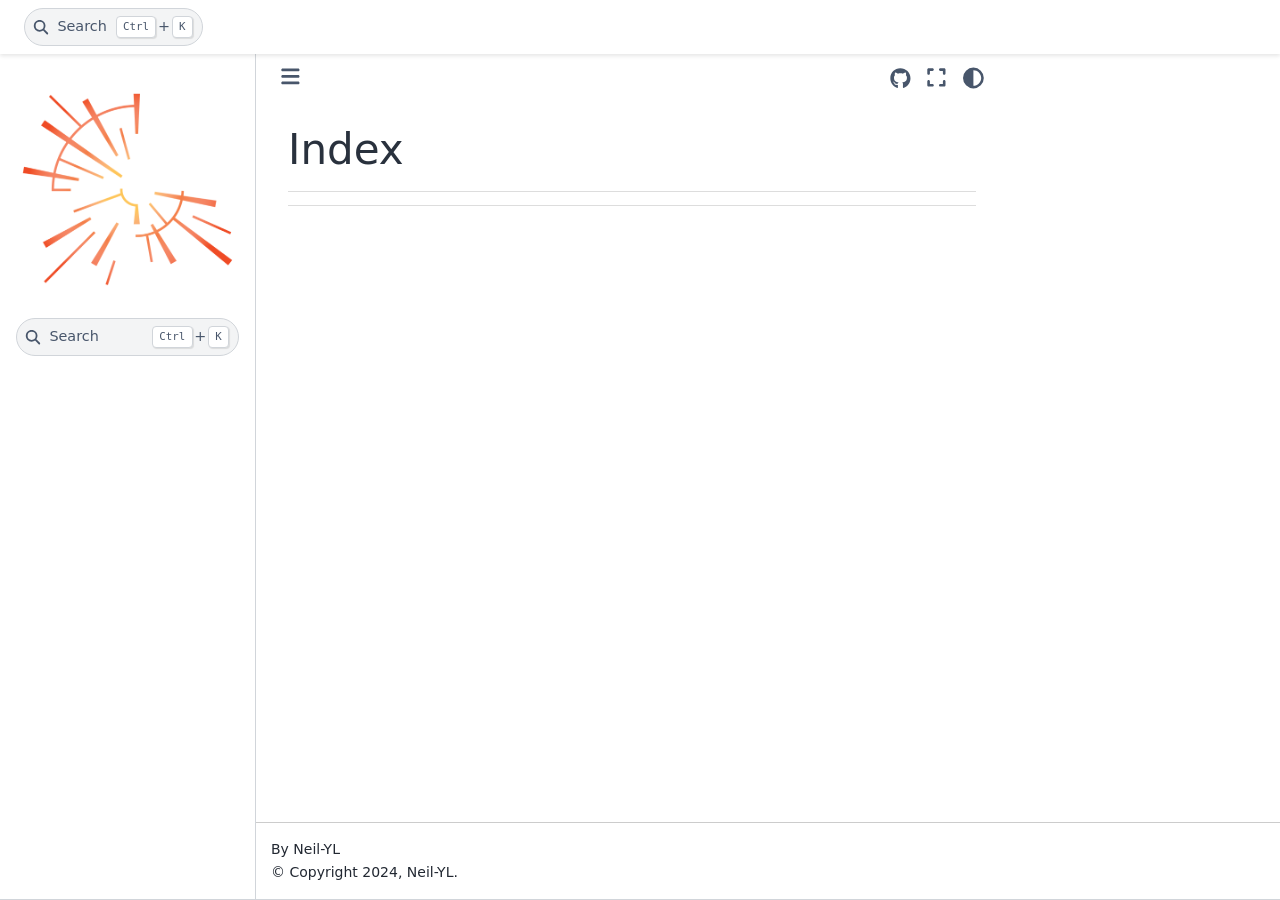
<file: genindex.html>
<!DOCTYPE html>


<html lang="en" data-content_root="./" >

  <head>
    <meta charset="utf-8" />
    <meta name="viewport" content="width=device-width, initial-scale=1.0" />
    <title>Index &#8212; Getting started guide for wireless color sensor</title>
  
  
  
  <script data-cfasync="false">
    document.documentElement.dataset.mode = localStorage.getItem("mode") || "";
    document.documentElement.dataset.theme = localStorage.getItem("theme") || "";
  </script>
  <!--
    this give us a css class that will be invisible only if js is disabled
  -->
  <noscript>
    <style>
      .pst-js-only { display: none !important; }

    </style>
  </noscript>
  
  <!-- Loaded before other Sphinx assets -->
  <link href="_static/styles/theme.css?digest=90905a2f556bf617f1a9" rel="stylesheet" />
<link href="_static/styles/pydata-sphinx-theme.css?digest=90905a2f556bf617f1a9" rel="stylesheet" />

    <link rel="stylesheet" type="text/css" href="_static/pygments.css?v=8f2a1f02" />
    <link rel="stylesheet" type="text/css" href="_static/styles/sphinx-book-theme.css?v=4418a689" />
    <link rel="stylesheet" type="text/css" href="_static/custom.css?v=be722ba1" />
  
  <!-- So that users can add custom icons -->
  <script defer src="_static/scripts/fontawesome.js?digest=90905a2f556bf617f1a9"></script>
  <!-- Pre-loaded scripts that we'll load fully later -->
  <link rel="preload" as="script" href="_static/scripts/bootstrap.js?digest=90905a2f556bf617f1a9" />
<link rel="preload" as="script" href="_static/scripts/pydata-sphinx-theme.js?digest=90905a2f556bf617f1a9" />

    <script src="_static/documentation_options.js?v=9eb32ce0"></script>
    <script src="_static/doctools.js?v=fd6eb6e6"></script>
    <script src="_static/sphinx_highlight.js?v=6ffebe34"></script>
    <script src="_static/scripts/sphinx-book-theme.js?v=fab101a9"></script>
    <script>DOCUMENTATION_OPTIONS.pagename = 'genindex';</script>
    <script>DOCUMENTATION_OPTIONS.search_as_you_type = false;</script>
    <link rel="index" title="Index" href="#" />
    <link rel="search" title="Search" href="search.html" />
<script defer data-domain="ac-training-lab.readthedocs.io" src="https://plausible.io/js/script.js"></script>

  </head>
  <body data-default-mode="">
  
  
  <div id="pst-skip-link" class="skip-link d-print-none"><a href="#main-content">Skip to main content</a></div>

  
  <div id="pst-scroll-pixel-helper"></div>
  
  <button type="button" class="btn rounded-pill" id="pst-back-to-top">
    <i class="fa-solid fa-arrow-up"></i>Back to top</button>
  
  
  
  
  <dialog id="pst-search-dialog">
    
<form class="bd-search d-flex align-items-center"
      action="search.html"
      method="get">
  <i class="fa-solid fa-magnifying-glass"></i>
  <input type="search"
         class="form-control"
         name="q"
         placeholder="Search..."
         aria-label="Search..."
         autocomplete="off"
         autocorrect="off"
         autocapitalize="off"
         spellcheck="false"/>
  <span class="search-button__kbd-shortcut"><kbd class="kbd-shortcut__modifier">Ctrl</kbd>+<kbd>K</kbd></span>
</form>
  </dialog>

  <div class="pst-async-banner-revealer d-none">
  <aside id="bd-header-version-warning" class="d-none d-print-none" aria-label="Version warning"></aside>
</div>

  
    <header id="pst-header" class="bd-header navbar navbar-expand-lg bd-navbar d-print-none">
<div class="bd-header__inner bd-page-width">
  <button class="pst-navbar-icon sidebar-toggle primary-toggle" aria-label="Site navigation">
    <span class="fa-solid fa-bars"></span>
  </button>
  
  
  <div class="col-lg-9 navbar-header-items">
    
    
    <div class="navbar-header-items__end">
      
        <div class="navbar-item navbar-persistent--container">
          

<button class="btn search-button-field search-button__button pst-js-only" title="Search" aria-label="Search" data-bs-placement="bottom" data-bs-toggle="tooltip">
 <i class="fa-solid fa-magnifying-glass"></i>
 <span class="search-button__default-text">Search</span>
 <span class="search-button__kbd-shortcut"><kbd class="kbd-shortcut__modifier">Ctrl</kbd>+<kbd class="kbd-shortcut__modifier">K</kbd></span>
</button>
        </div>
      
      
    </div>
    
  </div>
  
  
    <div class="navbar-persistent--mobile">

<button class="btn search-button-field search-button__button pst-js-only" title="Search" aria-label="Search" data-bs-placement="bottom" data-bs-toggle="tooltip">
 <i class="fa-solid fa-magnifying-glass"></i>
 <span class="search-button__default-text">Search</span>
 <span class="search-button__kbd-shortcut"><kbd class="kbd-shortcut__modifier">Ctrl</kbd>+<kbd class="kbd-shortcut__modifier">K</kbd></span>
</button>
    </div>
  

  
</div>

    </header>
  

  <div class="bd-container">
    <div class="bd-container__inner bd-page-width">
      
      
      
        
      
      <dialog id="pst-primary-sidebar-modal"></dialog>
      <div id="pst-primary-sidebar" class="bd-sidebar-primary bd-sidebar">
        

  
  <div class="sidebar-header-items sidebar-primary__section">
    
    
    
    
  </div>
  
    <div class="sidebar-primary-items__start sidebar-primary__section">
        <div class="sidebar-primary-item">

  
    
  

<a class="navbar-brand logo" href="index.html">
  
  
  
  
  
    
    
      
    
    
    <img src="_static/Acceleration-Consortium-vectortunnel-colour.png" class="logo__image only-light" alt="Getting started guide for wireless color sensor - Home"/>
    <img src="_static/Acceleration-Consortium-vectortunnel-colour.png" class="logo__image only-dark pst-js-only" alt="Getting started guide for wireless color sensor - Home"/>
  
  
</a></div>
        <div class="sidebar-primary-item">

<button class="btn search-button-field search-button__button pst-js-only" title="Search" aria-label="Search" data-bs-placement="bottom" data-bs-toggle="tooltip">
 <i class="fa-solid fa-magnifying-glass"></i>
 <span class="search-button__default-text">Search</span>
 <span class="search-button__kbd-shortcut"><kbd class="kbd-shortcut__modifier">Ctrl</kbd>+<kbd class="kbd-shortcut__modifier">K</kbd></span>
</button></div>
        <div class="sidebar-primary-item"><nav class="bd-links bd-docs-nav" aria-label="Main">
    <div class="bd-toc-item navbar-nav active">
        
    </div>
</nav></div>
    </div>
  
  
  <div class="sidebar-primary-items__end sidebar-primary__section">
      <div class="sidebar-primary-item">
<div id="ethical-ad-placement"
      class="flat"
      data-ea-publisher="readthedocs"
      data-ea-type="readthedocs-sidebar"
      data-ea-manual="true">
</div></div>
  </div>


      </div>
      
      <main id="main-content" class="bd-main" role="main">
        
        

<div class="sbt-scroll-pixel-helper"></div>

          <div class="bd-content">
            <div class="bd-article-container">
              
              <div class="bd-header-article d-print-none">
<div class="header-article-items header-article__inner">
  
    <div class="header-article-items__start">
      
        <div class="header-article-item"><button class="sidebar-toggle primary-toggle btn btn-sm" title="Toggle primary sidebar" data-bs-placement="bottom" data-bs-toggle="tooltip">
  <span class="fa-solid fa-bars"></span>
</button></div>
      
    </div>
  
  
    <div class="header-article-items__end">
      
        <div class="header-article-item">

<div class="article-header-buttons">





<div class="dropdown dropdown-source-buttons">
  <button class="btn dropdown-toggle" type="button" data-bs-toggle="dropdown" aria-expanded="false" aria-label="Source repositories">
    <i class="fab fa-github"></i>
  </button>
  <ul class="dropdown-menu">
      
      
      
      <li><a href="https://github.com/AccelerationConsortium/wireless-color-sensor" target="_blank"
   class="btn btn-sm btn-source-repository-button dropdown-item"
   title="Source repository"
   data-bs-placement="left" data-bs-toggle="tooltip"
>
  

<span class="btn__icon-container">
  <i class="fab fa-github"></i>
  </span>
<span class="btn__text-container">Repository</span>
</a>
</li>
      
      
      
      
      <li><a href="https://github.com/AccelerationConsortium/wireless-color-sensor/issues/new?title=Issue%20on%20page%20%2Fgenindex.html&body=Your%20issue%20content%20here." target="_blank"
   class="btn btn-sm btn-source-issues-button dropdown-item"
   title="Open an issue"
   data-bs-placement="left" data-bs-toggle="tooltip"
>
  

<span class="btn__icon-container">
  <i class="fas fa-lightbulb"></i>
  </span>
<span class="btn__text-container">Open issue</span>
</a>
</li>
      
  </ul>
</div>




<button onclick="toggleFullScreen()"
  class="btn btn-sm btn-fullscreen-button pst-navbar-icon"
  title="Fullscreen mode"
  data-bs-placement="bottom" data-bs-toggle="tooltip"
>
  

<span class="btn__icon-container">
  <i class="fas fa-expand"></i>
  </span>

</button>



<div class="theme-switch-container dropdown pst-js-only" data-bs-toggle="tooltip" data-bs-placement="bottom" title="Color mode">
  <button class="btn btn-sm nav-link pst-navbar-icon theme-switch-button dropdown-toggle" aria-label="Color mode" data-bs-toggle="dropdown">
    <i class="theme-switch fa-solid fa-sun fa-lg fa-fw" data-mode="light" title="Light"></i>
    <i class="theme-switch fa-solid fa-moon fa-lg fa-fw" data-mode="dark" title="Dark"></i>
    <i class="theme-switch fa-solid fa-circle-half-stroke fa-lg fa-fw" data-mode="auto" title="System Settings"></i>
  </button>
  <ul class="dropdown-menu dropdown-menu-end">
    <li><button class="dropdown-item d-flex align-items-center theme-change-button" data-mode="auto"><i class="fa-solid fa-circle-half-stroke fa-lg fa-fw me-1"></i>System Settings</button></li>
    <li><button class="dropdown-item d-flex align-items-center theme-change-button" data-mode="light"><i class="fa-solid fa-sun fa-lg fa-fw me-1"></i>Light</button></li>
    <li><button class="dropdown-item d-flex align-items-center theme-change-button" data-mode="dark"><i class="fa-solid fa-moon fa-lg fa-fw me-1"></i>Dark</button></li>
  </ul>
</div>


<button class="btn btn-sm pst-navbar-icon search-button search-button__button pst-js-only" title="Search" aria-label="Search" data-bs-placement="bottom" data-bs-toggle="tooltip">
    <i class="fa-solid fa-magnifying-glass fa-lg"></i>
</button>

</div></div>
      
    </div>
  
</div>
</div>
              
              

<div id="jb-print-docs-body" class="onlyprint">
    <h1></h1>
    <!-- Table of contents -->
    <div id="print-main-content">
        <div id="jb-print-toc">
            
        </div>
    </div>
</div>

              
                
<div id="searchbox"></div>
                <article class="bd-article">
                  

<h1 id="index">Index</h1>

<div class="genindex-jumpbox">
 
</div>


                </article>
              

              
              
              
              
                <footer class="prev-next-footer d-print-none">
                  
<div class="prev-next-area">
</div>
                </footer>
              
            </div>
            
            
              
            
          </div>
          <footer class="bd-footer-content">
            
<div class="bd-footer-content__inner container">
  
  <div class="footer-item">
    
<p class="component-author">
By Neil-YL
</p>

  </div>
  
  <div class="footer-item">
    

  <p class="copyright">
    
      © Copyright 2024, Neil-YL.
      <br/>
    
  </p>

  </div>
  
  <div class="footer-item">
    
  </div>
  
  <div class="footer-item">
    
  </div>
  
</div>
          </footer>
        

      </main>
    </div>
  </div>
  
  <!-- Scripts loaded after <body> so the DOM is not blocked -->
  <script defer src="_static/scripts/bootstrap.js?digest=90905a2f556bf617f1a9"></script>
<script defer src="_static/scripts/pydata-sphinx-theme.js?digest=90905a2f556bf617f1a9"></script>

  <footer class="bd-footer">
  </footer>
  </body>
</html>
</file>
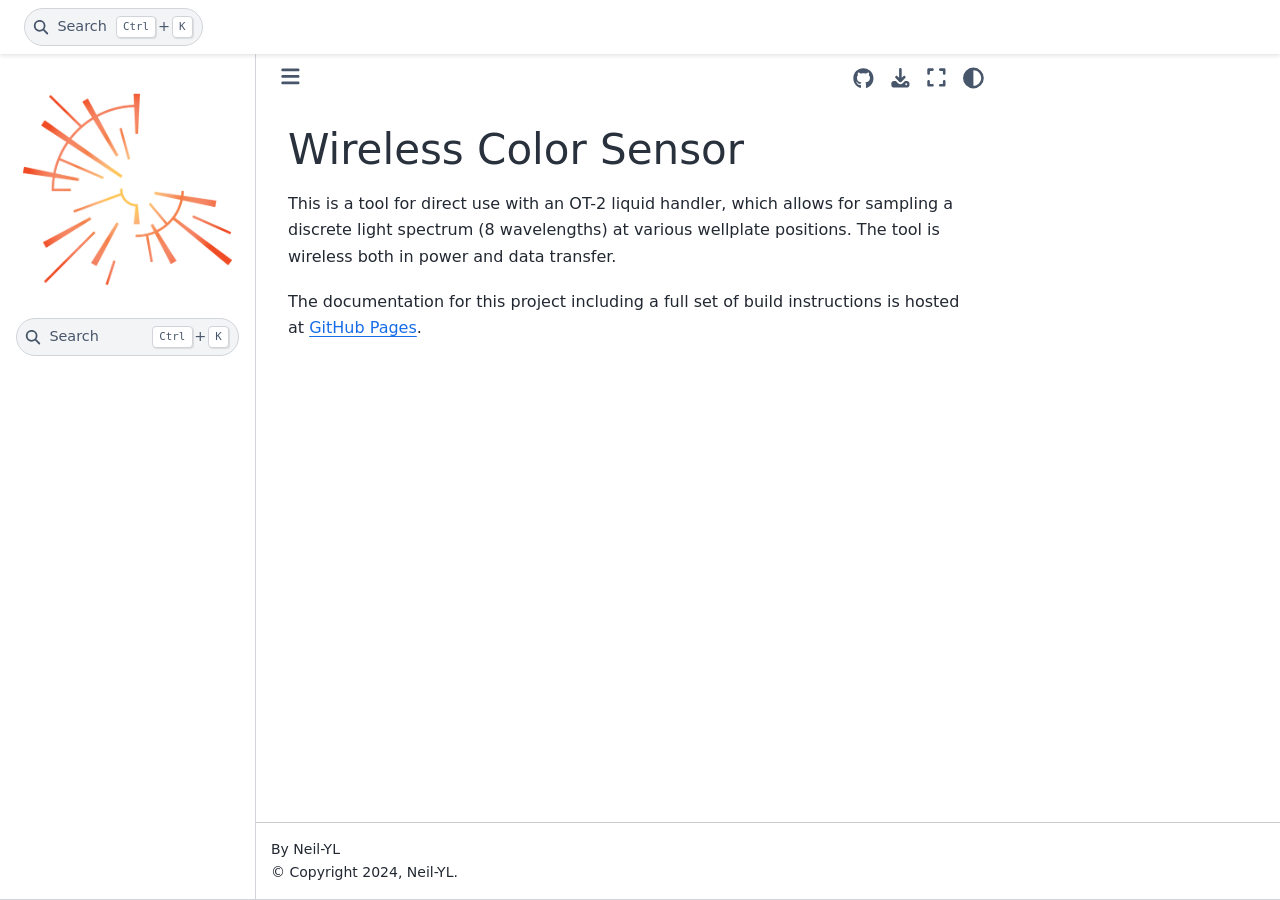
<file: README.html>
<!DOCTYPE html>


<html lang="en" data-content_root="./" >

  <head>
    <meta charset="utf-8" />
    <meta name="viewport" content="width=device-width, initial-scale=1.0" /><meta name="viewport" content="width=device-width, initial-scale=1" />

    <title>Wireless Color Sensor &#8212; Getting started guide for wireless color sensor</title>
  
  
  
  <script data-cfasync="false">
    document.documentElement.dataset.mode = localStorage.getItem("mode") || "";
    document.documentElement.dataset.theme = localStorage.getItem("theme") || "";
  </script>
  <!--
    this give us a css class that will be invisible only if js is disabled
  -->
  <noscript>
    <style>
      .pst-js-only { display: none !important; }

    </style>
  </noscript>
  
  <!-- Loaded before other Sphinx assets -->
  <link href="_static/styles/theme.css?digest=90905a2f556bf617f1a9" rel="stylesheet" />
<link href="_static/styles/pydata-sphinx-theme.css?digest=90905a2f556bf617f1a9" rel="stylesheet" />

    <link rel="stylesheet" type="text/css" href="_static/pygments.css?v=8f2a1f02" />
    <link rel="stylesheet" type="text/css" href="_static/styles/sphinx-book-theme.css?v=4418a689" />
    <link rel="stylesheet" type="text/css" href="_static/custom.css?v=be722ba1" />
  
  <!-- So that users can add custom icons -->
  <script defer src="_static/scripts/fontawesome.js?digest=90905a2f556bf617f1a9"></script>
  <!-- Pre-loaded scripts that we'll load fully later -->
  <link rel="preload" as="script" href="_static/scripts/bootstrap.js?digest=90905a2f556bf617f1a9" />
<link rel="preload" as="script" href="_static/scripts/pydata-sphinx-theme.js?digest=90905a2f556bf617f1a9" />

    <script src="_static/documentation_options.js?v=9eb32ce0"></script>
    <script src="_static/doctools.js?v=fd6eb6e6"></script>
    <script src="_static/sphinx_highlight.js?v=6ffebe34"></script>
    <script src="_static/scripts/sphinx-book-theme.js?v=fab101a9"></script>
    <script>DOCUMENTATION_OPTIONS.pagename = 'README';</script>
    <script>DOCUMENTATION_OPTIONS.search_as_you_type = false;</script>
    <link rel="index" title="Index" href="genindex.html" />
    <link rel="search" title="Search" href="search.html" />
<script defer data-domain="ac-training-lab.readthedocs.io" src="https://plausible.io/js/script.js"></script>

  </head>
  <body data-default-mode="">
  
  
  <div id="pst-skip-link" class="skip-link d-print-none"><a href="#main-content">Skip to main content</a></div>

  
  <div id="pst-scroll-pixel-helper"></div>
  
  <button type="button" class="btn rounded-pill" id="pst-back-to-top">
    <i class="fa-solid fa-arrow-up"></i>Back to top</button>
  
  
  
  
  <dialog id="pst-search-dialog">
    
<form class="bd-search d-flex align-items-center"
      action="search.html"
      method="get">
  <i class="fa-solid fa-magnifying-glass"></i>
  <input type="search"
         class="form-control"
         name="q"
         placeholder="Search..."
         aria-label="Search..."
         autocomplete="off"
         autocorrect="off"
         autocapitalize="off"
         spellcheck="false"/>
  <span class="search-button__kbd-shortcut"><kbd class="kbd-shortcut__modifier">Ctrl</kbd>+<kbd>K</kbd></span>
</form>
  </dialog>

  <div class="pst-async-banner-revealer d-none">
  <aside id="bd-header-version-warning" class="d-none d-print-none" aria-label="Version warning"></aside>
</div>

  
    <header id="pst-header" class="bd-header navbar navbar-expand-lg bd-navbar d-print-none">
<div class="bd-header__inner bd-page-width">
  <button class="pst-navbar-icon sidebar-toggle primary-toggle" aria-label="Site navigation">
    <span class="fa-solid fa-bars"></span>
  </button>
  
  
  <div class="col-lg-9 navbar-header-items">
    
    
    <div class="navbar-header-items__end">
      
        <div class="navbar-item navbar-persistent--container">
          

<button class="btn search-button-field search-button__button pst-js-only" title="Search" aria-label="Search" data-bs-placement="bottom" data-bs-toggle="tooltip">
 <i class="fa-solid fa-magnifying-glass"></i>
 <span class="search-button__default-text">Search</span>
 <span class="search-button__kbd-shortcut"><kbd class="kbd-shortcut__modifier">Ctrl</kbd>+<kbd class="kbd-shortcut__modifier">K</kbd></span>
</button>
        </div>
      
      
    </div>
    
  </div>
  
  
    <div class="navbar-persistent--mobile">

<button class="btn search-button-field search-button__button pst-js-only" title="Search" aria-label="Search" data-bs-placement="bottom" data-bs-toggle="tooltip">
 <i class="fa-solid fa-magnifying-glass"></i>
 <span class="search-button__default-text">Search</span>
 <span class="search-button__kbd-shortcut"><kbd class="kbd-shortcut__modifier">Ctrl</kbd>+<kbd class="kbd-shortcut__modifier">K</kbd></span>
</button>
    </div>
  

  
</div>

    </header>
  

  <div class="bd-container">
    <div class="bd-container__inner bd-page-width">
      
      
      
        
      
      <dialog id="pst-primary-sidebar-modal"></dialog>
      <div id="pst-primary-sidebar" class="bd-sidebar-primary bd-sidebar">
        

  
  <div class="sidebar-header-items sidebar-primary__section">
    
    
    
    
  </div>
  
    <div class="sidebar-primary-items__start sidebar-primary__section">
        <div class="sidebar-primary-item">

  
    
  

<a class="navbar-brand logo" href="index.html">
  
  
  
  
  
    
    
      
    
    
    <img src="_static/Acceleration-Consortium-vectortunnel-colour.png" class="logo__image only-light" alt="Getting started guide for wireless color sensor - Home"/>
    <img src="_static/Acceleration-Consortium-vectortunnel-colour.png" class="logo__image only-dark pst-js-only" alt="Getting started guide for wireless color sensor - Home"/>
  
  
</a></div>
        <div class="sidebar-primary-item">

<button class="btn search-button-field search-button__button pst-js-only" title="Search" aria-label="Search" data-bs-placement="bottom" data-bs-toggle="tooltip">
 <i class="fa-solid fa-magnifying-glass"></i>
 <span class="search-button__default-text">Search</span>
 <span class="search-button__kbd-shortcut"><kbd class="kbd-shortcut__modifier">Ctrl</kbd>+<kbd class="kbd-shortcut__modifier">K</kbd></span>
</button></div>
        <div class="sidebar-primary-item"><nav class="bd-links bd-docs-nav" aria-label="Main">
    <div class="bd-toc-item navbar-nav active">
        
    </div>
</nav></div>
    </div>
  
  
  <div class="sidebar-primary-items__end sidebar-primary__section">
      <div class="sidebar-primary-item">
<div id="ethical-ad-placement"
      class="flat"
      data-ea-publisher="readthedocs"
      data-ea-type="readthedocs-sidebar"
      data-ea-manual="true">
</div></div>
  </div>


      </div>
      
      <main id="main-content" class="bd-main" role="main">
        
        

<div class="sbt-scroll-pixel-helper"></div>

          <div class="bd-content">
            <div class="bd-article-container">
              
              <div class="bd-header-article d-print-none">
<div class="header-article-items header-article__inner">
  
    <div class="header-article-items__start">
      
        <div class="header-article-item"><button class="sidebar-toggle primary-toggle btn btn-sm" title="Toggle primary sidebar" data-bs-placement="bottom" data-bs-toggle="tooltip">
  <span class="fa-solid fa-bars"></span>
</button></div>
      
    </div>
  
  
    <div class="header-article-items__end">
      
        <div class="header-article-item">

<div class="article-header-buttons">





<div class="dropdown dropdown-source-buttons">
  <button class="btn dropdown-toggle" type="button" data-bs-toggle="dropdown" aria-expanded="false" aria-label="Source repositories">
    <i class="fab fa-github"></i>
  </button>
  <ul class="dropdown-menu">
      
      
      
      <li><a href="https://github.com/AccelerationConsortium/wireless-color-sensor" target="_blank"
   class="btn btn-sm btn-source-repository-button dropdown-item"
   title="Source repository"
   data-bs-placement="left" data-bs-toggle="tooltip"
>
  

<span class="btn__icon-container">
  <i class="fab fa-github"></i>
  </span>
<span class="btn__text-container">Repository</span>
</a>
</li>
      
      
      
      
      <li><a href="https://github.com/AccelerationConsortium/wireless-color-sensor/blob/main/./README.md?plain=1" target="_blank"
   class="btn btn-sm btn-source-file-button dropdown-item"
   title="Show source"
   data-bs-placement="left" data-bs-toggle="tooltip"
>
  

<span class="btn__icon-container">
  <i class="fas fa-code"></i>
  </span>
<span class="btn__text-container">Show source</span>
</a>
</li>
      
      
      
      
      <li><a href="https://github.com/AccelerationConsortium/wireless-color-sensor/edit/main/./README.md" target="_blank"
   class="btn btn-sm btn-source-edit-button dropdown-item"
   title="Suggest edit"
   data-bs-placement="left" data-bs-toggle="tooltip"
>
  

<span class="btn__icon-container">
  <i class="fas fa-pencil-alt"></i>
  </span>
<span class="btn__text-container">Suggest edit</span>
</a>
</li>
      
      
      
      
      <li><a href="https://github.com/AccelerationConsortium/wireless-color-sensor/issues/new?title=Issue%20on%20page%20%2FREADME.html&body=Your%20issue%20content%20here." target="_blank"
   class="btn btn-sm btn-source-issues-button dropdown-item"
   title="Open an issue"
   data-bs-placement="left" data-bs-toggle="tooltip"
>
  

<span class="btn__icon-container">
  <i class="fas fa-lightbulb"></i>
  </span>
<span class="btn__text-container">Open issue</span>
</a>
</li>
      
  </ul>
</div>






<div class="dropdown dropdown-download-buttons">
  <button class="btn dropdown-toggle" type="button" data-bs-toggle="dropdown" aria-expanded="false" aria-label="Download this page">
    <i class="fas fa-download"></i>
  </button>
  <ul class="dropdown-menu">
      
      
      
      <li><a href="_sources/README.md" target="_blank"
   class="btn btn-sm btn-download-source-button dropdown-item"
   title="Download source file"
   data-bs-placement="left" data-bs-toggle="tooltip"
>
  

<span class="btn__icon-container">
  <i class="fas fa-file"></i>
  </span>
<span class="btn__text-container">.md</span>
</a>
</li>
      
      
      
      
      <li>
<button onclick="window.print()"
  class="btn btn-sm btn-download-pdf-button dropdown-item"
  title="Print to PDF"
  data-bs-placement="left" data-bs-toggle="tooltip"
>
  

<span class="btn__icon-container">
  <i class="fas fa-file-pdf"></i>
  </span>
<span class="btn__text-container">.pdf</span>
</button>
</li>
      
  </ul>
</div>




<button onclick="toggleFullScreen()"
  class="btn btn-sm btn-fullscreen-button pst-navbar-icon"
  title="Fullscreen mode"
  data-bs-placement="bottom" data-bs-toggle="tooltip"
>
  

<span class="btn__icon-container">
  <i class="fas fa-expand"></i>
  </span>

</button>



<div class="theme-switch-container dropdown pst-js-only" data-bs-toggle="tooltip" data-bs-placement="bottom" title="Color mode">
  <button class="btn btn-sm nav-link pst-navbar-icon theme-switch-button dropdown-toggle" aria-label="Color mode" data-bs-toggle="dropdown">
    <i class="theme-switch fa-solid fa-sun fa-lg fa-fw" data-mode="light" title="Light"></i>
    <i class="theme-switch fa-solid fa-moon fa-lg fa-fw" data-mode="dark" title="Dark"></i>
    <i class="theme-switch fa-solid fa-circle-half-stroke fa-lg fa-fw" data-mode="auto" title="System Settings"></i>
  </button>
  <ul class="dropdown-menu dropdown-menu-end">
    <li><button class="dropdown-item d-flex align-items-center theme-change-button" data-mode="auto"><i class="fa-solid fa-circle-half-stroke fa-lg fa-fw me-1"></i>System Settings</button></li>
    <li><button class="dropdown-item d-flex align-items-center theme-change-button" data-mode="light"><i class="fa-solid fa-sun fa-lg fa-fw me-1"></i>Light</button></li>
    <li><button class="dropdown-item d-flex align-items-center theme-change-button" data-mode="dark"><i class="fa-solid fa-moon fa-lg fa-fw me-1"></i>Dark</button></li>
  </ul>
</div>


<button class="btn btn-sm pst-navbar-icon search-button search-button__button pst-js-only" title="Search" aria-label="Search" data-bs-placement="bottom" data-bs-toggle="tooltip">
    <i class="fa-solid fa-magnifying-glass fa-lg"></i>
</button>

</div></div>
      
    </div>
  
</div>
</div>
              
              

<div id="jb-print-docs-body" class="onlyprint">
    <h1>Wireless Color Sensor</h1>
    <!-- Table of contents -->
    <div id="print-main-content">
        <div id="jb-print-toc">
            
        </div>
    </div>
</div>

              
                
<div id="searchbox"></div>
                <article class="bd-article">
                  
  <section id="wireless-color-sensor">
<h1>Wireless Color Sensor<a class="headerlink" href="#wireless-color-sensor" title="Link to this heading">#</a></h1>
<p>This is a tool for direct use with an OT-2 liquid handler, which allows for sampling a discrete light spectrum (8 wavelengths) at various wellplate positions. The tool is wireless both in power and data transfer.</p>
<p>The documentation for this project including a full set of build instructions is hosted at <a class="reference external" href="https://AccelerationConsortium.github.io/wireless-color-sensor/">GitHub Pages</a>.</p>
</section>


                </article>
              

              
              
              
              
                <footer class="prev-next-footer d-print-none">
                  
<div class="prev-next-area">
</div>
                </footer>
              
            </div>
            
            
              
            
          </div>
          <footer class="bd-footer-content">
            
<div class="bd-footer-content__inner container">
  
  <div class="footer-item">
    
<p class="component-author">
By Neil-YL
</p>

  </div>
  
  <div class="footer-item">
    

  <p class="copyright">
    
      © Copyright 2024, Neil-YL.
      <br/>
    
  </p>

  </div>
  
  <div class="footer-item">
    
  </div>
  
  <div class="footer-item">
    
  </div>
  
</div>
          </footer>
        

      </main>
    </div>
  </div>
  
  <!-- Scripts loaded after <body> so the DOM is not blocked -->
  <script defer src="_static/scripts/bootstrap.js?digest=90905a2f556bf617f1a9"></script>
<script defer src="_static/scripts/pydata-sphinx-theme.js?digest=90905a2f556bf617f1a9"></script>

  <footer class="bd-footer">
  </footer>
  </body>
</html>
</file>
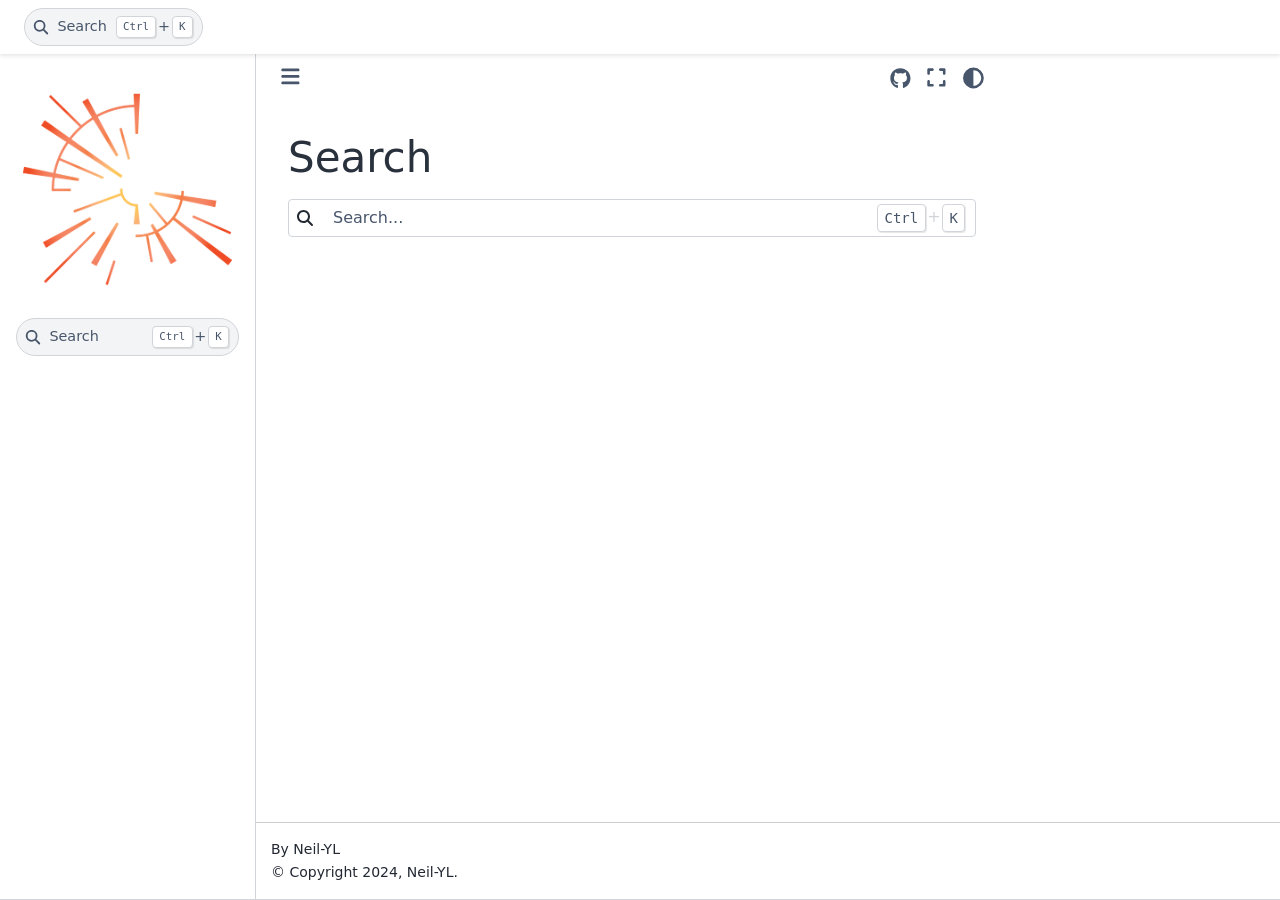
<file: search.html>
<!DOCTYPE html>


<html lang="en" data-content_root="./" >

  <head>
    <meta charset="utf-8" />
    <meta name="viewport" content="width=device-width, initial-scale=1.0" /><title>Search - Getting started guide for wireless color sensor</title>
  
  
  
  <script data-cfasync="false">
    document.documentElement.dataset.mode = localStorage.getItem("mode") || "";
    document.documentElement.dataset.theme = localStorage.getItem("theme") || "";
  </script>
  <!--
    this give us a css class that will be invisible only if js is disabled
  -->
  <noscript>
    <style>
      .pst-js-only { display: none !important; }

    </style>
  </noscript>
  
  <!-- Loaded before other Sphinx assets -->
  <link href="_static/styles/theme.css?digest=90905a2f556bf617f1a9" rel="stylesheet" />
<link href="_static/styles/pydata-sphinx-theme.css?digest=90905a2f556bf617f1a9" rel="stylesheet" />

    <link rel="stylesheet" type="text/css" href="_static/pygments.css?v=8f2a1f02" />
    <link rel="stylesheet" type="text/css" href="_static/styles/sphinx-book-theme.css?v=4418a689" />
    <link rel="stylesheet" type="text/css" href="_static/custom.css?v=be722ba1" />
  
  <!-- So that users can add custom icons -->
  <script defer src="_static/scripts/fontawesome.js?digest=90905a2f556bf617f1a9"></script>
  <!-- Pre-loaded scripts that we'll load fully later -->
  <link rel="preload" as="script" href="_static/scripts/bootstrap.js?digest=90905a2f556bf617f1a9" />
<link rel="preload" as="script" href="_static/scripts/pydata-sphinx-theme.js?digest=90905a2f556bf617f1a9" />

    <script src="_static/documentation_options.js?v=9eb32ce0"></script>
    <script src="_static/doctools.js?v=fd6eb6e6"></script>
    <script src="_static/sphinx_highlight.js?v=6ffebe34"></script>
    <script src="_static/scripts/sphinx-book-theme.js?v=fab101a9"></script>
    <script>DOCUMENTATION_OPTIONS.pagename = 'search';</script>
    <script>DOCUMENTATION_OPTIONS.search_as_you_type = false;</script>
  <script src="_static/searchtools.js"></script>
  <script src="_static/language_data.js"></script>
  <script src="searchindex.js"></script>
    <link rel="index" title="Index" href="genindex.html" />
    <link rel="search" title="Search" href="#" />
<script defer data-domain="ac-training-lab.readthedocs.io" src="https://plausible.io/js/script.js"></script>

  </head>
  <body data-default-mode="">
  
  
  <div id="pst-skip-link" class="skip-link d-print-none"><a href="#main-content">Skip to main content</a></div>

  
  <div id="pst-scroll-pixel-helper"></div>
  
  <button type="button" class="btn rounded-pill" id="pst-back-to-top">
    <i class="fa-solid fa-arrow-up"></i>Back to top</button>
  
  
  
  
  <dialog id="pst-search-dialog">
    
<form class="bd-search d-flex align-items-center"
      action="#"
      method="get">
  <i class="fa-solid fa-magnifying-glass"></i>
  <input type="search"
         class="form-control"
         name="q"
         placeholder="Search..."
         aria-label="Search..."
         autocomplete="off"
         autocorrect="off"
         autocapitalize="off"
         spellcheck="false"/>
  <span class="search-button__kbd-shortcut"><kbd class="kbd-shortcut__modifier">Ctrl</kbd>+<kbd>K</kbd></span>
</form>
  </dialog>

  <div class="pst-async-banner-revealer d-none">
  <aside id="bd-header-version-warning" class="d-none d-print-none" aria-label="Version warning"></aside>
</div>

  
    <header id="pst-header" class="bd-header navbar navbar-expand-lg bd-navbar d-print-none">
<div class="bd-header__inner bd-page-width">
  <button class="pst-navbar-icon sidebar-toggle primary-toggle" aria-label="Site navigation">
    <span class="fa-solid fa-bars"></span>
  </button>
  
  
  <div class="col-lg-9 navbar-header-items">
    
    
    <div class="navbar-header-items__end">
      
        <div class="navbar-item navbar-persistent--container">
          

<button class="btn search-button-field search-button__button pst-js-only" title="Search" aria-label="Search" data-bs-placement="bottom" data-bs-toggle="tooltip">
 <i class="fa-solid fa-magnifying-glass"></i>
 <span class="search-button__default-text">Search</span>
 <span class="search-button__kbd-shortcut"><kbd class="kbd-shortcut__modifier">Ctrl</kbd>+<kbd class="kbd-shortcut__modifier">K</kbd></span>
</button>
        </div>
      
      
    </div>
    
  </div>
  
  
    <div class="navbar-persistent--mobile">

<button class="btn search-button-field search-button__button pst-js-only" title="Search" aria-label="Search" data-bs-placement="bottom" data-bs-toggle="tooltip">
 <i class="fa-solid fa-magnifying-glass"></i>
 <span class="search-button__default-text">Search</span>
 <span class="search-button__kbd-shortcut"><kbd class="kbd-shortcut__modifier">Ctrl</kbd>+<kbd class="kbd-shortcut__modifier">K</kbd></span>
</button>
    </div>
  

  
</div>

    </header>
  

  <div class="bd-container">
    <div class="bd-container__inner bd-page-width">
      
      
      
        
      
      <dialog id="pst-primary-sidebar-modal"></dialog>
      <div id="pst-primary-sidebar" class="bd-sidebar-primary bd-sidebar">
        

  
  <div class="sidebar-header-items sidebar-primary__section">
    
    
    
    
  </div>
  
    <div class="sidebar-primary-items__start sidebar-primary__section">
        <div class="sidebar-primary-item">

  
    
  

<a class="navbar-brand logo" href="index.html">
  
  
  
  
  
    
    
      
    
    
    <img src="_static/Acceleration-Consortium-vectortunnel-colour.png" class="logo__image only-light" alt="Getting started guide for wireless color sensor - Home"/>
    <img src="_static/Acceleration-Consortium-vectortunnel-colour.png" class="logo__image only-dark pst-js-only" alt="Getting started guide for wireless color sensor - Home"/>
  
  
</a></div>
        <div class="sidebar-primary-item">

<button class="btn search-button-field search-button__button pst-js-only" title="Search" aria-label="Search" data-bs-placement="bottom" data-bs-toggle="tooltip">
 <i class="fa-solid fa-magnifying-glass"></i>
 <span class="search-button__default-text">Search</span>
 <span class="search-button__kbd-shortcut"><kbd class="kbd-shortcut__modifier">Ctrl</kbd>+<kbd class="kbd-shortcut__modifier">K</kbd></span>
</button></div>
        <div class="sidebar-primary-item"><nav class="bd-links bd-docs-nav" aria-label="Main">
    <div class="bd-toc-item navbar-nav active">
        
    </div>
</nav></div>
    </div>
  
  
  <div class="sidebar-primary-items__end sidebar-primary__section">
      <div class="sidebar-primary-item">
<div id="ethical-ad-placement"
      class="flat"
      data-ea-publisher="readthedocs"
      data-ea-type="readthedocs-sidebar"
      data-ea-manual="true">
</div></div>
  </div>


      </div>
      
      <main id="main-content" class="bd-main" role="main">
        
        

<div class="sbt-scroll-pixel-helper"></div>

          <div class="bd-content">
            <div class="bd-article-container">
              
              <div class="bd-header-article d-print-none">
<div class="header-article-items header-article__inner">
  
    <div class="header-article-items__start">
      
        <div class="header-article-item"><button class="sidebar-toggle primary-toggle btn btn-sm" title="Toggle primary sidebar" data-bs-placement="bottom" data-bs-toggle="tooltip">
  <span class="fa-solid fa-bars"></span>
</button></div>
      
    </div>
  
  
    <div class="header-article-items__end">
      
        <div class="header-article-item">

<div class="article-header-buttons">





<div class="dropdown dropdown-source-buttons">
  <button class="btn dropdown-toggle" type="button" data-bs-toggle="dropdown" aria-expanded="false" aria-label="Source repositories">
    <i class="fab fa-github"></i>
  </button>
  <ul class="dropdown-menu">
      
      
      
      <li><a href="https://github.com/AccelerationConsortium/wireless-color-sensor" target="_blank"
   class="btn btn-sm btn-source-repository-button dropdown-item"
   title="Source repository"
   data-bs-placement="left" data-bs-toggle="tooltip"
>
  

<span class="btn__icon-container">
  <i class="fab fa-github"></i>
  </span>
<span class="btn__text-container">Repository</span>
</a>
</li>
      
      
      
      
      <li><a href="https://github.com/AccelerationConsortium/wireless-color-sensor/issues/new?title=Issue%20on%20page%20%2Fsearch.html&body=Your%20issue%20content%20here." target="_blank"
   class="btn btn-sm btn-source-issues-button dropdown-item"
   title="Open an issue"
   data-bs-placement="left" data-bs-toggle="tooltip"
>
  

<span class="btn__icon-container">
  <i class="fas fa-lightbulb"></i>
  </span>
<span class="btn__text-container">Open issue</span>
</a>
</li>
      
  </ul>
</div>




<button onclick="toggleFullScreen()"
  class="btn btn-sm btn-fullscreen-button pst-navbar-icon"
  title="Fullscreen mode"
  data-bs-placement="bottom" data-bs-toggle="tooltip"
>
  

<span class="btn__icon-container">
  <i class="fas fa-expand"></i>
  </span>

</button>



<div class="theme-switch-container dropdown pst-js-only" data-bs-toggle="tooltip" data-bs-placement="bottom" title="Color mode">
  <button class="btn btn-sm nav-link pst-navbar-icon theme-switch-button dropdown-toggle" aria-label="Color mode" data-bs-toggle="dropdown">
    <i class="theme-switch fa-solid fa-sun fa-lg fa-fw" data-mode="light" title="Light"></i>
    <i class="theme-switch fa-solid fa-moon fa-lg fa-fw" data-mode="dark" title="Dark"></i>
    <i class="theme-switch fa-solid fa-circle-half-stroke fa-lg fa-fw" data-mode="auto" title="System Settings"></i>
  </button>
  <ul class="dropdown-menu dropdown-menu-end">
    <li><button class="dropdown-item d-flex align-items-center theme-change-button" data-mode="auto"><i class="fa-solid fa-circle-half-stroke fa-lg fa-fw me-1"></i>System Settings</button></li>
    <li><button class="dropdown-item d-flex align-items-center theme-change-button" data-mode="light"><i class="fa-solid fa-sun fa-lg fa-fw me-1"></i>Light</button></li>
    <li><button class="dropdown-item d-flex align-items-center theme-change-button" data-mode="dark"><i class="fa-solid fa-moon fa-lg fa-fw me-1"></i>Dark</button></li>
  </ul>
</div>


<button class="btn btn-sm pst-navbar-icon search-button search-button__button pst-js-only" title="Search" aria-label="Search" data-bs-placement="bottom" data-bs-toggle="tooltip">
    <i class="fa-solid fa-magnifying-glass fa-lg"></i>
</button>

</div></div>
      
    </div>
  
</div>
</div>
              
              
  <div class="bd-search-container">
    <h1>Search</h1>
    <noscript>
      <div class="admonition error">
        <p class="admonition-title">Error</p>
        <p>Please activate JavaScript to enable the search functionality.</p>
      </div>
    </noscript>
    
<form class="bd-search d-flex align-items-center"
      action="#"
      method="get">
  <i class="fa-solid fa-magnifying-glass"></i>
  <input type="search"
         class="form-control"
         name="q"
         placeholder="Search..."
         aria-label="Search..."
         autocomplete="off"
         autocorrect="off"
         autocapitalize="off"
         spellcheck="false"/>
  <span class="search-button__kbd-shortcut"><kbd class="kbd-shortcut__modifier">Ctrl</kbd>+<kbd>K</kbd></span>
</form>
    <div id="search-results"></div>
  </div>
  <script>
    // Activate the search field on page load
    let searchInput = document.querySelector("form.bd-search input");
    if (searchInput) {
        searchInput.focus();
        searchInput.select();
        console.log("[PST]: Set focus on search field.");
    }
  </script>

              
              
              
              
                <footer class="prev-next-footer d-print-none">
                  
<div class="prev-next-area">
</div>
                </footer>
              
            </div>
            
            
              
            
          </div>
          <footer class="bd-footer-content">
            
<div class="bd-footer-content__inner container">
  
  <div class="footer-item">
    
<p class="component-author">
By Neil-YL
</p>

  </div>
  
  <div class="footer-item">
    

  <p class="copyright">
    
      © Copyright 2024, Neil-YL.
      <br/>
    
  </p>

  </div>
  
  <div class="footer-item">
    
  </div>
  
  <div class="footer-item">
    
  </div>
  
</div>
          </footer>
        

      </main>
    </div>
  </div>
  
  <!-- Scripts loaded after <body> so the DOM is not blocked -->
  <script defer src="_static/scripts/bootstrap.js?digest=90905a2f556bf617f1a9"></script>
<script defer src="_static/scripts/pydata-sphinx-theme.js?digest=90905a2f556bf617f1a9"></script>

  <footer class="bd-footer">
  </footer>
  </body>
</html>
</file>
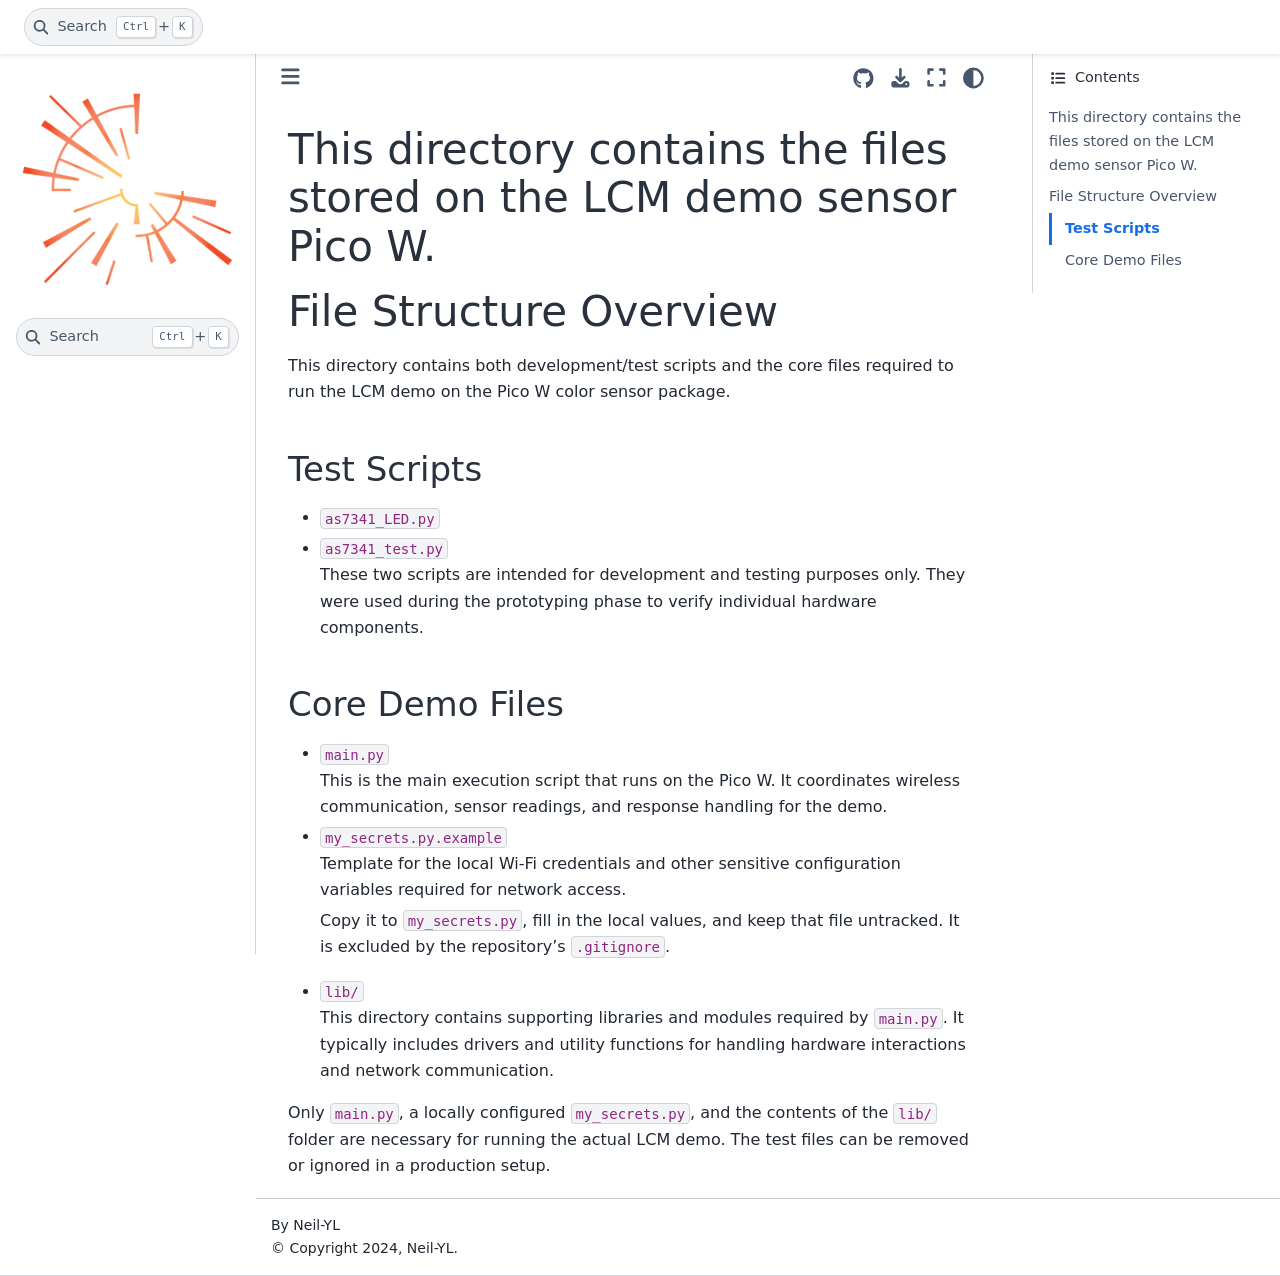
<file: sensor_file/README.html>
<!DOCTYPE html>


<html lang="en" data-content_root="../" >

  <head>
    <meta charset="utf-8" />
    <meta name="viewport" content="width=device-width, initial-scale=1.0" /><meta name="viewport" content="width=device-width, initial-scale=1" />

    <title>This directory contains the files stored on the LCM demo sensor Pico W. &#8212; Getting started guide for wireless color sensor</title>
  
  
  
  <script data-cfasync="false">
    document.documentElement.dataset.mode = localStorage.getItem("mode") || "";
    document.documentElement.dataset.theme = localStorage.getItem("theme") || "";
  </script>
  <!--
    this give us a css class that will be invisible only if js is disabled
  -->
  <noscript>
    <style>
      .pst-js-only { display: none !important; }

    </style>
  </noscript>
  
  <!-- Loaded before other Sphinx assets -->
  <link href="../_static/styles/theme.css?digest=90905a2f556bf617f1a9" rel="stylesheet" />
<link href="../_static/styles/pydata-sphinx-theme.css?digest=90905a2f556bf617f1a9" rel="stylesheet" />

    <link rel="stylesheet" type="text/css" href="../_static/pygments.css?v=8f2a1f02" />
    <link rel="stylesheet" type="text/css" href="../_static/styles/sphinx-book-theme.css?v=4418a689" />
    <link rel="stylesheet" type="text/css" href="../_static/custom.css?v=be722ba1" />
  
  <!-- So that users can add custom icons -->
  <script defer src="../_static/scripts/fontawesome.js?digest=90905a2f556bf617f1a9"></script>
  <!-- Pre-loaded scripts that we'll load fully later -->
  <link rel="preload" as="script" href="../_static/scripts/bootstrap.js?digest=90905a2f556bf617f1a9" />
<link rel="preload" as="script" href="../_static/scripts/pydata-sphinx-theme.js?digest=90905a2f556bf617f1a9" />

    <script src="../_static/documentation_options.js?v=9eb32ce0"></script>
    <script src="../_static/doctools.js?v=fd6eb6e6"></script>
    <script src="../_static/sphinx_highlight.js?v=6ffebe34"></script>
    <script src="../_static/scripts/sphinx-book-theme.js?v=fab101a9"></script>
    <script>DOCUMENTATION_OPTIONS.pagename = 'sensor_file/README';</script>
    <script>DOCUMENTATION_OPTIONS.search_as_you_type = false;</script>
    <link rel="index" title="Index" href="../genindex.html" />
    <link rel="search" title="Search" href="../search.html" />
<script defer data-domain="ac-training-lab.readthedocs.io" src="https://plausible.io/js/script.js"></script>

  </head>
  <body data-default-mode="">
  
  
  <div id="pst-skip-link" class="skip-link d-print-none"><a href="#main-content">Skip to main content</a></div>

  
  <div id="pst-scroll-pixel-helper"></div>
  
  <button type="button" class="btn rounded-pill" id="pst-back-to-top">
    <i class="fa-solid fa-arrow-up"></i>Back to top</button>
  
  
  
  
  <dialog id="pst-search-dialog">
    
<form class="bd-search d-flex align-items-center"
      action="../search.html"
      method="get">
  <i class="fa-solid fa-magnifying-glass"></i>
  <input type="search"
         class="form-control"
         name="q"
         placeholder="Search..."
         aria-label="Search..."
         autocomplete="off"
         autocorrect="off"
         autocapitalize="off"
         spellcheck="false"/>
  <span class="search-button__kbd-shortcut"><kbd class="kbd-shortcut__modifier">Ctrl</kbd>+<kbd>K</kbd></span>
</form>
  </dialog>

  <div class="pst-async-banner-revealer d-none">
  <aside id="bd-header-version-warning" class="d-none d-print-none" aria-label="Version warning"></aside>
</div>

  
    <header id="pst-header" class="bd-header navbar navbar-expand-lg bd-navbar d-print-none">
<div class="bd-header__inner bd-page-width">
  <button class="pst-navbar-icon sidebar-toggle primary-toggle" aria-label="Site navigation">
    <span class="fa-solid fa-bars"></span>
  </button>
  
  
  <div class="col-lg-9 navbar-header-items">
    
    
    <div class="navbar-header-items__end">
      
        <div class="navbar-item navbar-persistent--container">
          

<button class="btn search-button-field search-button__button pst-js-only" title="Search" aria-label="Search" data-bs-placement="bottom" data-bs-toggle="tooltip">
 <i class="fa-solid fa-magnifying-glass"></i>
 <span class="search-button__default-text">Search</span>
 <span class="search-button__kbd-shortcut"><kbd class="kbd-shortcut__modifier">Ctrl</kbd>+<kbd class="kbd-shortcut__modifier">K</kbd></span>
</button>
        </div>
      
      
    </div>
    
  </div>
  
  
    <div class="navbar-persistent--mobile">

<button class="btn search-button-field search-button__button pst-js-only" title="Search" aria-label="Search" data-bs-placement="bottom" data-bs-toggle="tooltip">
 <i class="fa-solid fa-magnifying-glass"></i>
 <span class="search-button__default-text">Search</span>
 <span class="search-button__kbd-shortcut"><kbd class="kbd-shortcut__modifier">Ctrl</kbd>+<kbd class="kbd-shortcut__modifier">K</kbd></span>
</button>
    </div>
  

  
    <button class="pst-navbar-icon sidebar-toggle secondary-toggle" aria-label="On this page">
      <span class="fa-solid fa-outdent"></span>
    </button>
  
</div>

    </header>
  

  <div class="bd-container">
    <div class="bd-container__inner bd-page-width">
      
      
      
        
      
      <dialog id="pst-primary-sidebar-modal"></dialog>
      <div id="pst-primary-sidebar" class="bd-sidebar-primary bd-sidebar">
        

  
  <div class="sidebar-header-items sidebar-primary__section">
    
    
    
    
  </div>
  
    <div class="sidebar-primary-items__start sidebar-primary__section">
        <div class="sidebar-primary-item">

  
    
  

<a class="navbar-brand logo" href="../index.html">
  
  
  
  
  
    
    
      
    
    
    <img src="../_static/Acceleration-Consortium-vectortunnel-colour.png" class="logo__image only-light" alt="Getting started guide for wireless color sensor - Home"/>
    <img src="../_static/Acceleration-Consortium-vectortunnel-colour.png" class="logo__image only-dark pst-js-only" alt="Getting started guide for wireless color sensor - Home"/>
  
  
</a></div>
        <div class="sidebar-primary-item">

<button class="btn search-button-field search-button__button pst-js-only" title="Search" aria-label="Search" data-bs-placement="bottom" data-bs-toggle="tooltip">
 <i class="fa-solid fa-magnifying-glass"></i>
 <span class="search-button__default-text">Search</span>
 <span class="search-button__kbd-shortcut"><kbd class="kbd-shortcut__modifier">Ctrl</kbd>+<kbd class="kbd-shortcut__modifier">K</kbd></span>
</button></div>
        <div class="sidebar-primary-item"><nav class="bd-links bd-docs-nav" aria-label="Main">
    <div class="bd-toc-item navbar-nav active">
        
    </div>
</nav></div>
    </div>
  
  
  <div class="sidebar-primary-items__end sidebar-primary__section">
      <div class="sidebar-primary-item">
<div id="ethical-ad-placement"
      class="flat"
      data-ea-publisher="readthedocs"
      data-ea-type="readthedocs-sidebar"
      data-ea-manual="true">
</div></div>
  </div>


      </div>
      
      <main id="main-content" class="bd-main" role="main">
        
        

<div class="sbt-scroll-pixel-helper"></div>

          <div class="bd-content">
            <div class="bd-article-container">
              
              <div class="bd-header-article d-print-none">
<div class="header-article-items header-article__inner">
  
    <div class="header-article-items__start">
      
        <div class="header-article-item"><button class="sidebar-toggle primary-toggle btn btn-sm" title="Toggle primary sidebar" data-bs-placement="bottom" data-bs-toggle="tooltip">
  <span class="fa-solid fa-bars"></span>
</button></div>
      
    </div>
  
  
    <div class="header-article-items__end">
      
        <div class="header-article-item">

<div class="article-header-buttons">





<div class="dropdown dropdown-source-buttons">
  <button class="btn dropdown-toggle" type="button" data-bs-toggle="dropdown" aria-expanded="false" aria-label="Source repositories">
    <i class="fab fa-github"></i>
  </button>
  <ul class="dropdown-menu">
      
      
      
      <li><a href="https://github.com/AccelerationConsortium/wireless-color-sensor" target="_blank"
   class="btn btn-sm btn-source-repository-button dropdown-item"
   title="Source repository"
   data-bs-placement="left" data-bs-toggle="tooltip"
>
  

<span class="btn__icon-container">
  <i class="fab fa-github"></i>
  </span>
<span class="btn__text-container">Repository</span>
</a>
</li>
      
      
      
      
      <li><a href="https://github.com/AccelerationConsortium/wireless-color-sensor/blob/main/./sensor_file/README.md?plain=1" target="_blank"
   class="btn btn-sm btn-source-file-button dropdown-item"
   title="Show source"
   data-bs-placement="left" data-bs-toggle="tooltip"
>
  

<span class="btn__icon-container">
  <i class="fas fa-code"></i>
  </span>
<span class="btn__text-container">Show source</span>
</a>
</li>
      
      
      
      
      <li><a href="https://github.com/AccelerationConsortium/wireless-color-sensor/edit/main/./sensor_file/README.md" target="_blank"
   class="btn btn-sm btn-source-edit-button dropdown-item"
   title="Suggest edit"
   data-bs-placement="left" data-bs-toggle="tooltip"
>
  

<span class="btn__icon-container">
  <i class="fas fa-pencil-alt"></i>
  </span>
<span class="btn__text-container">Suggest edit</span>
</a>
</li>
      
      
      
      
      <li><a href="https://github.com/AccelerationConsortium/wireless-color-sensor/issues/new?title=Issue%20on%20page%20%2Fsensor_file/README.html&body=Your%20issue%20content%20here." target="_blank"
   class="btn btn-sm btn-source-issues-button dropdown-item"
   title="Open an issue"
   data-bs-placement="left" data-bs-toggle="tooltip"
>
  

<span class="btn__icon-container">
  <i class="fas fa-lightbulb"></i>
  </span>
<span class="btn__text-container">Open issue</span>
</a>
</li>
      
  </ul>
</div>






<div class="dropdown dropdown-download-buttons">
  <button class="btn dropdown-toggle" type="button" data-bs-toggle="dropdown" aria-expanded="false" aria-label="Download this page">
    <i class="fas fa-download"></i>
  </button>
  <ul class="dropdown-menu">
      
      
      
      <li><a href="../_sources/sensor_file/README.md" target="_blank"
   class="btn btn-sm btn-download-source-button dropdown-item"
   title="Download source file"
   data-bs-placement="left" data-bs-toggle="tooltip"
>
  

<span class="btn__icon-container">
  <i class="fas fa-file"></i>
  </span>
<span class="btn__text-container">.md</span>
</a>
</li>
      
      
      
      
      <li>
<button onclick="window.print()"
  class="btn btn-sm btn-download-pdf-button dropdown-item"
  title="Print to PDF"
  data-bs-placement="left" data-bs-toggle="tooltip"
>
  

<span class="btn__icon-container">
  <i class="fas fa-file-pdf"></i>
  </span>
<span class="btn__text-container">.pdf</span>
</button>
</li>
      
  </ul>
</div>




<button onclick="toggleFullScreen()"
  class="btn btn-sm btn-fullscreen-button pst-navbar-icon"
  title="Fullscreen mode"
  data-bs-placement="bottom" data-bs-toggle="tooltip"
>
  

<span class="btn__icon-container">
  <i class="fas fa-expand"></i>
  </span>

</button>



<div class="theme-switch-container dropdown pst-js-only" data-bs-toggle="tooltip" data-bs-placement="bottom" title="Color mode">
  <button class="btn btn-sm nav-link pst-navbar-icon theme-switch-button dropdown-toggle" aria-label="Color mode" data-bs-toggle="dropdown">
    <i class="theme-switch fa-solid fa-sun fa-lg fa-fw" data-mode="light" title="Light"></i>
    <i class="theme-switch fa-solid fa-moon fa-lg fa-fw" data-mode="dark" title="Dark"></i>
    <i class="theme-switch fa-solid fa-circle-half-stroke fa-lg fa-fw" data-mode="auto" title="System Settings"></i>
  </button>
  <ul class="dropdown-menu dropdown-menu-end">
    <li><button class="dropdown-item d-flex align-items-center theme-change-button" data-mode="auto"><i class="fa-solid fa-circle-half-stroke fa-lg fa-fw me-1"></i>System Settings</button></li>
    <li><button class="dropdown-item d-flex align-items-center theme-change-button" data-mode="light"><i class="fa-solid fa-sun fa-lg fa-fw me-1"></i>Light</button></li>
    <li><button class="dropdown-item d-flex align-items-center theme-change-button" data-mode="dark"><i class="fa-solid fa-moon fa-lg fa-fw me-1"></i>Dark</button></li>
  </ul>
</div>


<button class="btn btn-sm pst-navbar-icon search-button search-button__button pst-js-only" title="Search" aria-label="Search" data-bs-placement="bottom" data-bs-toggle="tooltip">
    <i class="fa-solid fa-magnifying-glass fa-lg"></i>
</button>
<button class="sidebar-toggle secondary-toggle btn btn-sm pst-navbar-icon" title="Toggle secondary sidebar" data-bs-placement="bottom" data-bs-toggle="tooltip">
    <span class="fa-solid fa-list"></span>
</button>
</div></div>
      
    </div>
  
</div>
</div>
              
              

<div id="jb-print-docs-body" class="onlyprint">
    <h1>This directory contains the files stored on the LCM demo sensor Pico W.</h1>
    <!-- Table of contents -->
    <div id="print-main-content">
        <div id="jb-print-toc">
            
            <div>
                <h2> Contents </h2>
            </div>
            <nav aria-label="Page">
                <ul class="pst-show_toc_level nav section-nav flex-column">
<li class="toc-h1 nav-item toc-entry"><a class="reference internal nav-link" href="#">This directory contains the files stored on the LCM demo sensor Pico W.</a></li>
<li class="toc-h1 nav-item toc-entry"><a class="reference internal nav-link" href="#file-structure-overview">File Structure Overview</a><ul class="pst-show_toc_level nav section-nav flex-column">
<li class="toc-h2 nav-item toc-entry"><a class="reference internal nav-link" href="#test-scripts">Test Scripts</a></li>
<li class="toc-h2 nav-item toc-entry"><a class="reference internal nav-link" href="#core-demo-files">Core Demo Files</a></li>
</ul>
</li>
</ul>

            </nav>
        </div>
    </div>
</div>

              
                
<div id="searchbox"></div>
                <article class="bd-article">
                  
  <section id="this-directory-contains-the-files-stored-on-the-lcm-demo-sensor-pico-w">
<h1>This directory contains the files stored on the LCM demo sensor Pico W.<a class="headerlink" href="#this-directory-contains-the-files-stored-on-the-lcm-demo-sensor-pico-w" title="Link to this heading">#</a></h1>
</section>
<section id="file-structure-overview">
<h1>File Structure Overview<a class="headerlink" href="#file-structure-overview" title="Link to this heading">#</a></h1>
<p>This directory contains both development/test scripts and the core files required to run the LCM demo on the Pico W color sensor package.</p>
<section id="test-scripts">
<h2>Test Scripts<a class="headerlink" href="#test-scripts" title="Link to this heading">#</a></h2>
<ul class="simple">
<li><p><code class="docutils literal notranslate"><span class="pre">as7341_LED.py</span></code></p></li>
<li><p><code class="docutils literal notranslate"><span class="pre">as7341_test.py</span></code><br />
These two scripts are intended for development and testing purposes only. They were used during the prototyping phase to verify individual hardware components.</p></li>
</ul>
</section>
<section id="core-demo-files">
<h2>Core Demo Files<a class="headerlink" href="#core-demo-files" title="Link to this heading">#</a></h2>
<ul>
<li><p><code class="docutils literal notranslate"><span class="pre">main.py</span></code><br />
This is the main execution script that runs on the Pico W. It coordinates wireless communication, sensor readings, and response handling for the demo.</p></li>
<li><p><code class="docutils literal notranslate"><span class="pre">my_secrets.py.example</span></code><br />
Template for the local Wi-Fi credentials and other sensitive configuration variables required for network access.</p>
<p>Copy it to <code class="docutils literal notranslate"><span class="pre">my_secrets.py</span></code>, fill in the local values, and keep that file untracked. It is excluded by the repository’s <code class="docutils literal notranslate"><span class="pre">.gitignore</span></code>.</p>
</li>
<li><p><code class="docutils literal notranslate"><span class="pre">lib/</span></code><br />
This directory contains supporting libraries and modules required by <code class="docutils literal notranslate"><span class="pre">main.py</span></code>. It typically includes drivers and utility functions for handling hardware interactions and network communication.</p></li>
</ul>
<p>Only <code class="docutils literal notranslate"><span class="pre">main.py</span></code>, a locally configured <code class="docutils literal notranslate"><span class="pre">my_secrets.py</span></code>, and the contents of the <code class="docutils literal notranslate"><span class="pre">lib/</span></code> folder are necessary for running the actual LCM demo. The test files can be removed or ignored in a production setup.</p>
</section>
</section>


                </article>
              

              
              
              
              
                <footer class="prev-next-footer d-print-none">
                  
<div class="prev-next-area">
</div>
                </footer>
              
            </div>
            
            
              
                <dialog id="pst-secondary-sidebar-modal"></dialog>
                <div id="pst-secondary-sidebar" class="bd-sidebar-secondary bd-toc"><div class="sidebar-secondary-items sidebar-secondary__inner">


  <div class="sidebar-secondary-item"><div
    id="pst-page-navigation-heading-2"
    class="page-toc tocsection onthispage">
    <i class="fa-solid fa-list"></i> Contents
  </div>
  <nav id="pst-page-toc-nav" class="page-toc" aria-labelledby="pst-page-navigation-heading-2">
    <ul class="pst-show_toc_level nav section-nav flex-column">
<li class="toc-h1 nav-item toc-entry"><a class="reference internal nav-link" href="#">This directory contains the files stored on the LCM demo sensor Pico W.</a></li>
<li class="toc-h1 nav-item toc-entry"><a class="reference internal nav-link" href="#file-structure-overview">File Structure Overview</a><ul class="pst-show_toc_level nav section-nav flex-column">
<li class="toc-h2 nav-item toc-entry"><a class="reference internal nav-link" href="#test-scripts">Test Scripts</a></li>
<li class="toc-h2 nav-item toc-entry"><a class="reference internal nav-link" href="#core-demo-files">Core Demo Files</a></li>
</ul>
</li>
</ul>

  </nav></div>

</div></div>
              
            
          </div>
          <footer class="bd-footer-content">
            
<div class="bd-footer-content__inner container">
  
  <div class="footer-item">
    
<p class="component-author">
By Neil-YL
</p>

  </div>
  
  <div class="footer-item">
    

  <p class="copyright">
    
      © Copyright 2024, Neil-YL.
      <br/>
    
  </p>

  </div>
  
  <div class="footer-item">
    
  </div>
  
  <div class="footer-item">
    
  </div>
  
</div>
          </footer>
        

      </main>
    </div>
  </div>
  
  <!-- Scripts loaded after <body> so the DOM is not blocked -->
  <script defer src="../_static/scripts/bootstrap.js?digest=90905a2f556bf617f1a9"></script>
<script defer src="../_static/scripts/pydata-sphinx-theme.js?digest=90905a2f556bf617f1a9"></script>

  <footer class="bd-footer">
  </footer>
  </body>
</html>
</file>
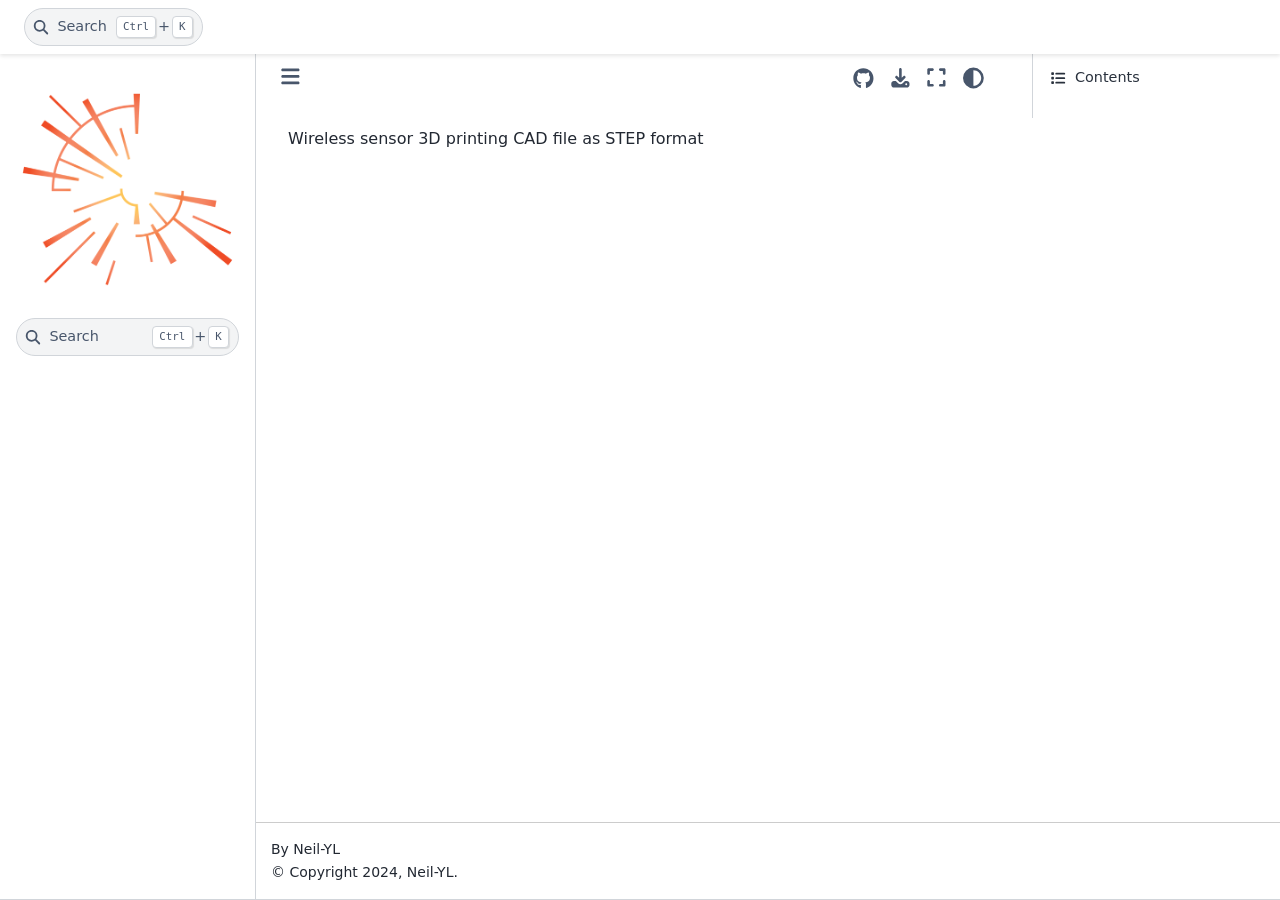
<file: CAD-File/STEP/Readme.html>
<!DOCTYPE html>


<html lang="en" data-content_root="../../" >

  <head>
    <meta charset="utf-8" />
    <meta name="viewport" content="width=device-width, initial-scale=1.0" /><meta name="viewport" content="width=device-width, initial-scale=1" />

    <title>&lt;no title&gt; &#8212; Getting started guide for wireless color sensor</title>
  
  
  
  <script data-cfasync="false">
    document.documentElement.dataset.mode = localStorage.getItem("mode") || "";
    document.documentElement.dataset.theme = localStorage.getItem("theme") || "";
  </script>
  <!--
    this give us a css class that will be invisible only if js is disabled
  -->
  <noscript>
    <style>
      .pst-js-only { display: none !important; }

    </style>
  </noscript>
  
  <!-- Loaded before other Sphinx assets -->
  <link href="../../_static/styles/theme.css?digest=90905a2f556bf617f1a9" rel="stylesheet" />
<link href="../../_static/styles/pydata-sphinx-theme.css?digest=90905a2f556bf617f1a9" rel="stylesheet" />

    <link rel="stylesheet" type="text/css" href="../../_static/pygments.css?v=8f2a1f02" />
    <link rel="stylesheet" type="text/css" href="../../_static/styles/sphinx-book-theme.css?v=4418a689" />
    <link rel="stylesheet" type="text/css" href="../../_static/custom.css?v=be722ba1" />
  
  <!-- So that users can add custom icons -->
  <script defer src="../../_static/scripts/fontawesome.js?digest=90905a2f556bf617f1a9"></script>
  <!-- Pre-loaded scripts that we'll load fully later -->
  <link rel="preload" as="script" href="../../_static/scripts/bootstrap.js?digest=90905a2f556bf617f1a9" />
<link rel="preload" as="script" href="../../_static/scripts/pydata-sphinx-theme.js?digest=90905a2f556bf617f1a9" />

    <script src="../../_static/documentation_options.js?v=9eb32ce0"></script>
    <script src="../../_static/doctools.js?v=fd6eb6e6"></script>
    <script src="../../_static/sphinx_highlight.js?v=6ffebe34"></script>
    <script src="../../_static/scripts/sphinx-book-theme.js?v=fab101a9"></script>
    <script>DOCUMENTATION_OPTIONS.pagename = 'CAD-File/STEP/Readme';</script>
    <script>DOCUMENTATION_OPTIONS.search_as_you_type = false;</script>
    <link rel="index" title="Index" href="../../genindex.html" />
    <link rel="search" title="Search" href="../../search.html" />
<script defer data-domain="ac-training-lab.readthedocs.io" src="https://plausible.io/js/script.js"></script>

  </head>
  <body data-default-mode="">
  
  
  <div id="pst-skip-link" class="skip-link d-print-none"><a href="#main-content">Skip to main content</a></div>

  
  <div id="pst-scroll-pixel-helper"></div>
  
  <button type="button" class="btn rounded-pill" id="pst-back-to-top">
    <i class="fa-solid fa-arrow-up"></i>Back to top</button>
  
  
  
  
  <dialog id="pst-search-dialog">
    
<form class="bd-search d-flex align-items-center"
      action="../../search.html"
      method="get">
  <i class="fa-solid fa-magnifying-glass"></i>
  <input type="search"
         class="form-control"
         name="q"
         placeholder="Search..."
         aria-label="Search..."
         autocomplete="off"
         autocorrect="off"
         autocapitalize="off"
         spellcheck="false"/>
  <span class="search-button__kbd-shortcut"><kbd class="kbd-shortcut__modifier">Ctrl</kbd>+<kbd>K</kbd></span>
</form>
  </dialog>

  <div class="pst-async-banner-revealer d-none">
  <aside id="bd-header-version-warning" class="d-none d-print-none" aria-label="Version warning"></aside>
</div>

  
    <header id="pst-header" class="bd-header navbar navbar-expand-lg bd-navbar d-print-none">
<div class="bd-header__inner bd-page-width">
  <button class="pst-navbar-icon sidebar-toggle primary-toggle" aria-label="Site navigation">
    <span class="fa-solid fa-bars"></span>
  </button>
  
  
  <div class="col-lg-9 navbar-header-items">
    
    
    <div class="navbar-header-items__end">
      
        <div class="navbar-item navbar-persistent--container">
          

<button class="btn search-button-field search-button__button pst-js-only" title="Search" aria-label="Search" data-bs-placement="bottom" data-bs-toggle="tooltip">
 <i class="fa-solid fa-magnifying-glass"></i>
 <span class="search-button__default-text">Search</span>
 <span class="search-button__kbd-shortcut"><kbd class="kbd-shortcut__modifier">Ctrl</kbd>+<kbd class="kbd-shortcut__modifier">K</kbd></span>
</button>
        </div>
      
      
    </div>
    
  </div>
  
  
    <div class="navbar-persistent--mobile">

<button class="btn search-button-field search-button__button pst-js-only" title="Search" aria-label="Search" data-bs-placement="bottom" data-bs-toggle="tooltip">
 <i class="fa-solid fa-magnifying-glass"></i>
 <span class="search-button__default-text">Search</span>
 <span class="search-button__kbd-shortcut"><kbd class="kbd-shortcut__modifier">Ctrl</kbd>+<kbd class="kbd-shortcut__modifier">K</kbd></span>
</button>
    </div>
  

  
    <button class="pst-navbar-icon sidebar-toggle secondary-toggle" aria-label="On this page">
      <span class="fa-solid fa-outdent"></span>
    </button>
  
</div>

    </header>
  

  <div class="bd-container">
    <div class="bd-container__inner bd-page-width">
      
      
      
        
      
      <dialog id="pst-primary-sidebar-modal"></dialog>
      <div id="pst-primary-sidebar" class="bd-sidebar-primary bd-sidebar">
        

  
  <div class="sidebar-header-items sidebar-primary__section">
    
    
    
    
  </div>
  
    <div class="sidebar-primary-items__start sidebar-primary__section">
        <div class="sidebar-primary-item">

  
    
  

<a class="navbar-brand logo" href="../../index.html">
  
  
  
  
  
    
    
      
    
    
    <img src="../../_static/Acceleration-Consortium-vectortunnel-colour.png" class="logo__image only-light" alt="Getting started guide for wireless color sensor - Home"/>
    <img src="../../_static/Acceleration-Consortium-vectortunnel-colour.png" class="logo__image only-dark pst-js-only" alt="Getting started guide for wireless color sensor - Home"/>
  
  
</a></div>
        <div class="sidebar-primary-item">

<button class="btn search-button-field search-button__button pst-js-only" title="Search" aria-label="Search" data-bs-placement="bottom" data-bs-toggle="tooltip">
 <i class="fa-solid fa-magnifying-glass"></i>
 <span class="search-button__default-text">Search</span>
 <span class="search-button__kbd-shortcut"><kbd class="kbd-shortcut__modifier">Ctrl</kbd>+<kbd class="kbd-shortcut__modifier">K</kbd></span>
</button></div>
        <div class="sidebar-primary-item"><nav class="bd-links bd-docs-nav" aria-label="Main">
    <div class="bd-toc-item navbar-nav active">
        
    </div>
</nav></div>
    </div>
  
  
  <div class="sidebar-primary-items__end sidebar-primary__section">
      <div class="sidebar-primary-item">
<div id="ethical-ad-placement"
      class="flat"
      data-ea-publisher="readthedocs"
      data-ea-type="readthedocs-sidebar"
      data-ea-manual="true">
</div></div>
  </div>


      </div>
      
      <main id="main-content" class="bd-main" role="main">
        
        

<div class="sbt-scroll-pixel-helper"></div>

          <div class="bd-content">
            <div class="bd-article-container">
              
              <div class="bd-header-article d-print-none">
<div class="header-article-items header-article__inner">
  
    <div class="header-article-items__start">
      
        <div class="header-article-item"><button class="sidebar-toggle primary-toggle btn btn-sm" title="Toggle primary sidebar" data-bs-placement="bottom" data-bs-toggle="tooltip">
  <span class="fa-solid fa-bars"></span>
</button></div>
      
    </div>
  
  
    <div class="header-article-items__end">
      
        <div class="header-article-item">

<div class="article-header-buttons">





<div class="dropdown dropdown-source-buttons">
  <button class="btn dropdown-toggle" type="button" data-bs-toggle="dropdown" aria-expanded="false" aria-label="Source repositories">
    <i class="fab fa-github"></i>
  </button>
  <ul class="dropdown-menu">
      
      
      
      <li><a href="https://github.com/AccelerationConsortium/wireless-color-sensor" target="_blank"
   class="btn btn-sm btn-source-repository-button dropdown-item"
   title="Source repository"
   data-bs-placement="left" data-bs-toggle="tooltip"
>
  

<span class="btn__icon-container">
  <i class="fab fa-github"></i>
  </span>
<span class="btn__text-container">Repository</span>
</a>
</li>
      
      
      
      
      <li><a href="https://github.com/AccelerationConsortium/wireless-color-sensor/blob/main/./CAD-File/STEP/Readme.md?plain=1" target="_blank"
   class="btn btn-sm btn-source-file-button dropdown-item"
   title="Show source"
   data-bs-placement="left" data-bs-toggle="tooltip"
>
  

<span class="btn__icon-container">
  <i class="fas fa-code"></i>
  </span>
<span class="btn__text-container">Show source</span>
</a>
</li>
      
      
      
      
      <li><a href="https://github.com/AccelerationConsortium/wireless-color-sensor/edit/main/./CAD-File/STEP/Readme.md" target="_blank"
   class="btn btn-sm btn-source-edit-button dropdown-item"
   title="Suggest edit"
   data-bs-placement="left" data-bs-toggle="tooltip"
>
  

<span class="btn__icon-container">
  <i class="fas fa-pencil-alt"></i>
  </span>
<span class="btn__text-container">Suggest edit</span>
</a>
</li>
      
      
      
      
      <li><a href="https://github.com/AccelerationConsortium/wireless-color-sensor/issues/new?title=Issue%20on%20page%20%2FCAD-File/STEP/Readme.html&body=Your%20issue%20content%20here." target="_blank"
   class="btn btn-sm btn-source-issues-button dropdown-item"
   title="Open an issue"
   data-bs-placement="left" data-bs-toggle="tooltip"
>
  

<span class="btn__icon-container">
  <i class="fas fa-lightbulb"></i>
  </span>
<span class="btn__text-container">Open issue</span>
</a>
</li>
      
  </ul>
</div>






<div class="dropdown dropdown-download-buttons">
  <button class="btn dropdown-toggle" type="button" data-bs-toggle="dropdown" aria-expanded="false" aria-label="Download this page">
    <i class="fas fa-download"></i>
  </button>
  <ul class="dropdown-menu">
      
      
      
      <li><a href="../../_sources/CAD-File/STEP/Readme.md" target="_blank"
   class="btn btn-sm btn-download-source-button dropdown-item"
   title="Download source file"
   data-bs-placement="left" data-bs-toggle="tooltip"
>
  

<span class="btn__icon-container">
  <i class="fas fa-file"></i>
  </span>
<span class="btn__text-container">.md</span>
</a>
</li>
      
      
      
      
      <li>
<button onclick="window.print()"
  class="btn btn-sm btn-download-pdf-button dropdown-item"
  title="Print to PDF"
  data-bs-placement="left" data-bs-toggle="tooltip"
>
  

<span class="btn__icon-container">
  <i class="fas fa-file-pdf"></i>
  </span>
<span class="btn__text-container">.pdf</span>
</button>
</li>
      
  </ul>
</div>




<button onclick="toggleFullScreen()"
  class="btn btn-sm btn-fullscreen-button pst-navbar-icon"
  title="Fullscreen mode"
  data-bs-placement="bottom" data-bs-toggle="tooltip"
>
  

<span class="btn__icon-container">
  <i class="fas fa-expand"></i>
  </span>

</button>



<div class="theme-switch-container dropdown pst-js-only" data-bs-toggle="tooltip" data-bs-placement="bottom" title="Color mode">
  <button class="btn btn-sm nav-link pst-navbar-icon theme-switch-button dropdown-toggle" aria-label="Color mode" data-bs-toggle="dropdown">
    <i class="theme-switch fa-solid fa-sun fa-lg fa-fw" data-mode="light" title="Light"></i>
    <i class="theme-switch fa-solid fa-moon fa-lg fa-fw" data-mode="dark" title="Dark"></i>
    <i class="theme-switch fa-solid fa-circle-half-stroke fa-lg fa-fw" data-mode="auto" title="System Settings"></i>
  </button>
  <ul class="dropdown-menu dropdown-menu-end">
    <li><button class="dropdown-item d-flex align-items-center theme-change-button" data-mode="auto"><i class="fa-solid fa-circle-half-stroke fa-lg fa-fw me-1"></i>System Settings</button></li>
    <li><button class="dropdown-item d-flex align-items-center theme-change-button" data-mode="light"><i class="fa-solid fa-sun fa-lg fa-fw me-1"></i>Light</button></li>
    <li><button class="dropdown-item d-flex align-items-center theme-change-button" data-mode="dark"><i class="fa-solid fa-moon fa-lg fa-fw me-1"></i>Dark</button></li>
  </ul>
</div>


<button class="btn btn-sm pst-navbar-icon search-button search-button__button pst-js-only" title="Search" aria-label="Search" data-bs-placement="bottom" data-bs-toggle="tooltip">
    <i class="fa-solid fa-magnifying-glass fa-lg"></i>
</button>
<button class="sidebar-toggle secondary-toggle btn btn-sm pst-navbar-icon" title="Toggle secondary sidebar" data-bs-placement="bottom" data-bs-toggle="tooltip">
    <span class="fa-solid fa-list"></span>
</button>
</div></div>
      
    </div>
  
</div>
</div>
              
              

<div id="jb-print-docs-body" class="onlyprint">
    <h1><no title></h1>
    <!-- Table of contents -->
    <div id="print-main-content">
        <div id="jb-print-toc">
            
            <div>
                <h2> Contents </h2>
            </div>
            <nav aria-label="Page">
                <ul class="simple pst-show_toc_level nav section-nav flex-column">
</ul>

            </nav>
        </div>
    </div>
</div>

              
                
<div id="searchbox"></div>
                <article class="bd-article">
                  
  <p>Wireless sensor 3D printing CAD file as STEP format</p>


                </article>
              

              
              
              
              
                <footer class="prev-next-footer d-print-none">
                  
<div class="prev-next-area">
</div>
                </footer>
              
            </div>
            
            
              
                <dialog id="pst-secondary-sidebar-modal"></dialog>
                <div id="pst-secondary-sidebar" class="bd-sidebar-secondary bd-toc"><div class="sidebar-secondary-items sidebar-secondary__inner">


  <div class="sidebar-secondary-item"><div
    id="pst-page-navigation-heading-2"
    class="page-toc tocsection onthispage">
    <i class="fa-solid fa-list"></i> Contents
  </div>
  <nav id="pst-page-toc-nav" class="page-toc" aria-labelledby="pst-page-navigation-heading-2">
    <ul class="simple pst-show_toc_level nav section-nav flex-column">
</ul>

  </nav></div>

</div></div>
              
            
          </div>
          <footer class="bd-footer-content">
            
<div class="bd-footer-content__inner container">
  
  <div class="footer-item">
    
<p class="component-author">
By Neil-YL
</p>

  </div>
  
  <div class="footer-item">
    

  <p class="copyright">
    
      © Copyright 2024, Neil-YL.
      <br/>
    
  </p>

  </div>
  
  <div class="footer-item">
    
  </div>
  
  <div class="footer-item">
    
  </div>
  
</div>
          </footer>
        

      </main>
    </div>
  </div>
  
  <!-- Scripts loaded after <body> so the DOM is not blocked -->
  <script defer src="../../_static/scripts/bootstrap.js?digest=90905a2f556bf617f1a9"></script>
<script defer src="../../_static/scripts/pydata-sphinx-theme.js?digest=90905a2f556bf617f1a9"></script>

  <footer class="bd-footer">
  </footer>
  </body>
</html>
</file>
<file: _static/styles/theme.css>
/* Provided by Sphinx's 'basic' theme, and included in the final set of assets */
@import "../basic.css";
</file>
<file: _static/pygments.css>
html[data-theme="light"] .highlight pre { line-height: 125%; }
html[data-theme="light"] .highlight td.linenos .normal { color: inherit; background-color: transparent; padding-left: 5px; padding-right: 5px; }
html[data-theme="light"] .highlight span.linenos { color: inherit; background-color: transparent; padding-left: 5px; padding-right: 5px; }
html[data-theme="light"] .highlight td.linenos .special { color: #000000; background-color: #ffffc0; padding-left: 5px; padding-right: 5px; }
html[data-theme="light"] .highlight span.linenos.special { color: #000000; background-color: #ffffc0; padding-left: 5px; padding-right: 5px; }
html[data-theme="light"] .highlight .hll { background-color: #fae4c2 }
html[data-theme="light"] .highlight { background: #fefefe; color: #080808 }
html[data-theme="light"] .highlight .c { color: #515151 } /* Comment */
html[data-theme="light"] .highlight .err { color: #A12236 } /* Error */
html[data-theme="light"] .highlight .k { color: #6730C5 } /* Keyword */
html[data-theme="light"] .highlight .l { color: #7F4707 } /* Literal */
html[data-theme="light"] .highlight .n { color: #080808 } /* Name */
html[data-theme="light"] .highlight .o { color: #00622F } /* Operator */
html[data-theme="light"] .highlight .p { color: #080808 } /* Punctuation */
html[data-theme="light"] .highlight .ch { color: #515151 } /* Comment.Hashbang */
html[data-theme="light"] .highlight .cm { color: #515151 } /* Comment.Multiline */
html[data-theme="light"] .highlight .cp { color: #515151 } /* Comment.Preproc */
html[data-theme="light"] .highlight .cpf { color: #515151 } /* Comment.PreprocFile */
html[data-theme="light"] .highlight .c1 { color: #515151 } /* Comment.Single */
html[data-theme="light"] .highlight .cs { color: #515151 } /* Comment.Special */
html[data-theme="light"] .highlight .gd { color: #005B82 } /* Generic.Deleted */
html[data-theme="light"] .highlight .ge { font-style: italic } /* Generic.Emph */
html[data-theme="light"] .highlight .gh { color: #005B82 } /* Generic.Heading */
html[data-theme="light"] .highlight .gs { font-weight: bold } /* Generic.Strong */
html[data-theme="light"] .highlight .gu { color: #005B82 } /* Generic.Subheading */
html[data-theme="light"] .highlight .kc { color: #6730C5 } /* Keyword.Constant */
html[data-theme="light"] .highlight .kd { color: #6730C5 } /* Keyword.Declaration */
html[data-theme="light"] .highlight .kn { color: #6730C5 } /* Keyword.Namespace */
html[data-theme="light"] .highlight .kp { color: #6730C5 } /* Keyword.Pseudo */
html[data-theme="light"] .highlight .kr { color: #6730C5 } /* Keyword.Reserved */
html[data-theme="light"] .highlight .kt { color: #7F4707 } /* Keyword.Type */
html[data-theme="light"] .highlight .ld { color: #7F4707 } /* Literal.Date */
html[data-theme="light"] .highlight .m { color: #7F4707 } /* Literal.Number */
html[data-theme="light"] .highlight .s { color: #00622F } /* Literal.String */
html[data-theme="light"] .highlight .na { color: #912583 } /* Name.Attribute */
html[data-theme="light"] .highlight .nb { color: #7F4707 } /* Name.Builtin */
html[data-theme="light"] .highlight .nc { color: #005B82 } /* Name.Class */
html[data-theme="light"] .highlight .no { color: #005B82 } /* Name.Constant */
html[data-theme="light"] .highlight .nd { color: #7F4707 } /* Name.Decorator */
html[data-theme="light"] .highlight .ni { color: #00622F } /* Name.Entity */
html[data-theme="light"] .highlight .ne { color: #6730C5 } /* Name.Exception */
html[data-theme="light"] .highlight .nf { color: #005B82 } /* Name.Function */
html[data-theme="light"] .highlight .nl { color: #7F4707 } /* Name.Label */
html[data-theme="light"] .highlight .nn { color: #080808 } /* Name.Namespace */
html[data-theme="light"] .highlight .nx { color: #080808 } /* Name.Other */
html[data-theme="light"] .highlight .py { color: #005B82 } /* Name.Property */
html[data-theme="light"] .highlight .nt { color: #005B82 } /* Name.Tag */
html[data-theme="light"] .highlight .nv { color: #A12236 } /* Name.Variable */
html[data-theme="light"] .highlight .ow { color: #6730C5 } /* Operator.Word */
html[data-theme="light"] .highlight .pm { color: #080808 } /* Punctuation.Marker */
html[data-theme="light"] .highlight .w { color: #080808 } /* Text.Whitespace */
html[data-theme="light"] .highlight .mb { color: #7F4707 } /* Literal.Number.Bin */
html[data-theme="light"] .highlight .mf { color: #7F4707 } /* Literal.Number.Float */
html[data-theme="light"] .highlight .mh { color: #7F4707 } /* Literal.Number.Hex */
html[data-theme="light"] .highlight .mi { color: #7F4707 } /* Literal.Number.Integer */
html[data-theme="light"] .highlight .mo { color: #7F4707 } /* Literal.Number.Oct */
html[data-theme="light"] .highlight .sa { color: #00622F } /* Literal.String.Affix */
html[data-theme="light"] .highlight .sb { color: #00622F } /* Literal.String.Backtick */
html[data-theme="light"] .highlight .sc { color: #00622F } /* Literal.String.Char */
html[data-theme="light"] .highlight .dl { color: #00622F } /* Literal.String.Delimiter */
html[data-theme="light"] .highlight .sd { color: #00622F } /* Literal.String.Doc */
html[data-theme="light"] .highlight .s2 { color: #00622F } /* Literal.String.Double */
html[data-theme="light"] .highlight .se { color: #00622F } /* Literal.String.Escape */
html[data-theme="light"] .highlight .sh { color: #00622F } /* Literal.String.Heredoc */
html[data-theme="light"] .highlight .si { color: #00622F } /* Literal.String.Interpol */
html[data-theme="light"] .highlight .sx { color: #00622F } /* Literal.String.Other */
html[data-theme="light"] .highlight .sr { color: #A12236 } /* Literal.String.Regex */
html[data-theme="light"] .highlight .s1 { color: #00622F } /* Literal.String.Single */
html[data-theme="light"] .highlight .ss { color: #005B82 } /* Literal.String.Symbol */
html[data-theme="light"] .highlight .bp { color: #7F4707 } /* Name.Builtin.Pseudo */
html[data-theme="light"] .highlight .fm { color: #005B82 } /* Name.Function.Magic */
html[data-theme="light"] .highlight .vc { color: #A12236 } /* Name.Variable.Class */
html[data-theme="light"] .highlight .vg { color: #A12236 } /* Name.Variable.Global */
html[data-theme="light"] .highlight .vi { color: #A12236 } /* Name.Variable.Instance */
html[data-theme="light"] .highlight .vm { color: #7F4707 } /* Name.Variable.Magic */
html[data-theme="light"] .highlight .il { color: #7F4707 } /* Literal.Number.Integer.Long */
html[data-theme="dark"] .highlight pre { line-height: 125%; }
html[data-theme="dark"] .highlight td.linenos .normal { color: inherit; background-color: transparent; padding-left: 5px; padding-right: 5px; }
html[data-theme="dark"] .highlight span.linenos { color: inherit; background-color: transparent; padding-left: 5px; padding-right: 5px; }
html[data-theme="dark"] .highlight td.linenos .special { color: #000000; background-color: #ffffc0; padding-left: 5px; padding-right: 5px; }
html[data-theme="dark"] .highlight span.linenos.special { color: #000000; background-color: #ffffc0; padding-left: 5px; padding-right: 5px; }
html[data-theme="dark"] .highlight .hll { background-color: #ffd9002e }
html[data-theme="dark"] .highlight { background: #2b2b2b; color: #F8F8F2 }
html[data-theme="dark"] .highlight .c { color: #FFD900 } /* Comment */
html[data-theme="dark"] .highlight .err { color: #FFA07A } /* Error */
html[data-theme="dark"] .highlight .k { color: #DCC6E0 } /* Keyword */
html[data-theme="dark"] .highlight .l { color: #FFD900 } /* Literal */
html[data-theme="dark"] .highlight .n { color: #F8F8F2 } /* Name */
html[data-theme="dark"] .highlight .o { color: #ABE338 } /* Operator */
html[data-theme="dark"] .highlight .p { color: #F8F8F2 } /* Punctuation */
html[data-theme="dark"] .highlight .ch { color: #FFD900 } /* Comment.Hashbang */
html[data-theme="dark"] .highlight .cm { color: #FFD900 } /* Comment.Multiline */
html[data-theme="dark"] .highlight .cp { color: #FFD900 } /* Comment.Preproc */
html[data-theme="dark"] .highlight .cpf { color: #FFD900 } /* Comment.PreprocFile */
html[data-theme="dark"] .highlight .c1 { color: #FFD900 } /* Comment.Single */
html[data-theme="dark"] .highlight .cs { color: #FFD900 } /* Comment.Special */
html[data-theme="dark"] .highlight .gd { color: #00E0E0 } /* Generic.Deleted */
html[data-theme="dark"] .highlight .ge { font-style: italic } /* Generic.Emph */
html[data-theme="dark"] .highlight .gh { color: #00E0E0 } /* Generic.Heading */
html[data-theme="dark"] .highlight .gs { font-weight: bold } /* Generic.Strong */
html[data-theme="dark"] .highlight .gu { color: #00E0E0 } /* Generic.Subheading */
html[data-theme="dark"] .highlight .kc { color: #DCC6E0 } /* Keyword.Constant */
html[data-theme="dark"] .highlight .kd { color: #DCC6E0 } /* Keyword.Declaration */
html[data-theme="dark"] .highlight .kn { color: #DCC6E0 } /* Keyword.Namespace */
html[data-theme="dark"] .highlight .kp { color: #DCC6E0 } /* Keyword.Pseudo */
html[data-theme="dark"] .highlight .kr { color: #DCC6E0 } /* Keyword.Reserved */
html[data-theme="dark"] .highlight .kt { color: #FFD900 } /* Keyword.Type */
html[data-theme="dark"] .highlight .ld { color: #FFD900 } /* Literal.Date */
html[data-theme="dark"] .highlight .m { color: #FFD900 } /* Literal.Number */
html[data-theme="dark"] .highlight .s { color: #ABE338 } /* Literal.String */
html[data-theme="dark"] .highlight .na { color: #FFD900 } /* Name.Attribute */
html[data-theme="dark"] .highlight .nb { color: #FFD900 } /* Name.Builtin */
html[data-theme="dark"] .highlight .nc { color: #00E0E0 } /* Name.Class */
html[data-theme="dark"] .highlight .no { color: #00E0E0 } /* Name.Constant */
html[data-theme="dark"] .highlight .nd { color: #FFD900 } /* Name.Decorator */
html[data-theme="dark"] .highlight .ni { color: #ABE338 } /* Name.Entity */
html[data-theme="dark"] .highlight .ne { color: #DCC6E0 } /* Name.Exception */
html[data-theme="dark"] .highlight .nf { color: #00E0E0 } /* Name.Function */
html[data-theme="dark"] .highlight .nl { color: #FFD900 } /* Name.Label */
html[data-theme="dark"] .highlight .nn { color: #F8F8F2 } /* Name.Namespace */
html[data-theme="dark"] .highlight .nx { color: #F8F8F2 } /* Name.Other */
html[data-theme="dark"] .highlight .py { color: #00E0E0 } /* Name.Property */
html[data-theme="dark"] .highlight .nt { color: #00E0E0 } /* Name.Tag */
html[data-theme="dark"] .highlight .nv { color: #FFA07A } /* Name.Variable */
html[data-theme="dark"] .highlight .ow { color: #DCC6E0 } /* Operator.Word */
html[data-theme="dark"] .highlight .pm { color: #F8F8F2 } /* Punctuation.Marker */
html[data-theme="dark"] .highlight .w { color: #F8F8F2 } /* Text.Whitespace */
html[data-theme="dark"] .highlight .mb { color: #FFD900 } /* Literal.Number.Bin */
html[data-theme="dark"] .highlight .mf { color: #FFD900 } /* Literal.Number.Float */
html[data-theme="dark"] .highlight .mh { color: #FFD900 } /* Literal.Number.Hex */
html[data-theme="dark"] .highlight .mi { color: #FFD900 } /* Literal.Number.Integer */
html[data-theme="dark"] .highlight .mo { color: #FFD900 } /* Literal.Number.Oct */
html[data-theme="dark"] .highlight .sa { color: #ABE338 } /* Literal.String.Affix */
html[data-theme="dark"] .highlight .sb { color: #ABE338 } /* Literal.String.Backtick */
html[data-theme="dark"] .highlight .sc { color: #ABE338 } /* Literal.String.Char */
html[data-theme="dark"] .highlight .dl { color: #ABE338 } /* Literal.String.Delimiter */
html[data-theme="dark"] .highlight .sd { color: #ABE338 } /* Literal.String.Doc */
html[data-theme="dark"] .highlight .s2 { color: #ABE338 } /* Literal.String.Double */
html[data-theme="dark"] .highlight .se { color: #ABE338 } /* Literal.String.Escape */
html[data-theme="dark"] .highlight .sh { color: #ABE338 } /* Literal.String.Heredoc */
html[data-theme="dark"] .highlight .si { color: #ABE338 } /* Literal.String.Interpol */
html[data-theme="dark"] .highlight .sx { color: #ABE338 } /* Literal.String.Other */
html[data-theme="dark"] .highlight .sr { color: #FFA07A } /* Literal.String.Regex */
html[data-theme="dark"] .highlight .s1 { color: #ABE338 } /* Literal.String.Single */
html[data-theme="dark"] .highlight .ss { color: #00E0E0 } /* Literal.String.Symbol */
html[data-theme="dark"] .highlight .bp { color: #FFD900 } /* Name.Builtin.Pseudo */
html[data-theme="dark"] .highlight .fm { color: #00E0E0 } /* Name.Function.Magic */
html[data-theme="dark"] .highlight .vc { color: #FFA07A } /* Name.Variable.Class */
html[data-theme="dark"] .highlight .vg { color: #FFA07A } /* Name.Variable.Global */
html[data-theme="dark"] .highlight .vi { color: #FFA07A } /* Name.Variable.Instance */
html[data-theme="dark"] .highlight .vm { color: #FFD900 } /* Name.Variable.Magic */
html[data-theme="dark"] .highlight .il { color: #FFD900 } /* Literal.Number.Integer.Long */
</file>
<file: _static/styles/sphinx-book-theme.css>
/*! sphinx-book-theme CSS
 * BSD 3-Clause License
 * Copyright (c) 2020, EBP
 * All rights reserved.
 *
 * This follows the 7-1 pattern described here:
 * https://sass-guidelin.es/#architecture
 */html[data-theme=dark],html[data-theme=light]{--pst-font-size-base:none;--pst-color-secondary:#e89217}html[data-theme=light]{--sbt-color-announcement:#616161;--pst-color-primary:#176de8}html[data-theme=dark]{--pst-color-primary:#528fe4;--sbt-color-announcement:#616161;--pst-color-background:#121212}html{scroll-padding-top:4rem}.sbt-scroll-pixel-helper{height:0;left:0;position:absolute;top:0;width:0}.d-n,.onlyprint{display:none}@media print{.onlyprint{display:block!important}.noprint{display:none!important}}.bd-article-container h1,.bd-article-container h2,.bd-article-container h3,.bd-article-container h4,.bd-article-container h5,.bd-article-container p.caption{color:var(--pst-color-muted)}.bd-article-container h1,.bd-article-container h2{font-weight:500}a.brackets:before{color:inherit;font-family:inherit;margin-right:0}table{position:relative}@media print{.bd-main .bd-content{height:auto;margin-left:2rem}.bd-main .bd-content #jb-print-docs-body{margin-left:0}.bd-main .bd-content #jb-print-docs-body h1{font-size:3em;margin-bottom:0;text-align:center}.bd-main .bd-content .bd-article{padding-top:0}.bd-main .bd-content .bd-article h1:first-of-type{display:none}.bd-main .bd-content .container{min-width:0!important}.bd-main .bd-content h1{margin-bottom:1em;margin-top:1em}.bd-main .bd-content h1,.bd-main .bd-content h2,.bd-main .bd-content h3,.bd-main .bd-content h4{break-after:avoid;color:#000}.bd-main .bd-content table{break-inside:avoid}.bd-main .bd-content pre{word-wrap:break-word}.bd-main .bd-content a.headerlink{display:none}.bd-main .bd-content aside.margin,.bd-main .bd-content aside.sidebar,.bd-main .bd-content blockquote.epigraph{border:none}.bd-main .bd-content .footer{margin-top:1em}.bd-main .bd-content #jb-print-toc{margin-bottom:1.5rem;margin-left:0}.bd-main .bd-content #jb-print-toc .section-nav{border-left:0!important;list-style-type:disc!important;margin-left:3em!important}.bd-main .bd-content #jb-print-toc .section-nav a{text-decoration:none!important}.bd-main .bd-content #jb-print-toc .section-nav li{display:list-item!important}.bd-main .bd-content #jb-print-toc .section-nav .nav{display:none}.bd-main .bd-footer-content{display:none!important}}.bd-header-announcement{background-color:var(--sbt-color-announcement);color:#fff}.bd-main .bd-content{justify-content:left}.bd-main .bd-content .bd-article-container{min-width:0;overflow-x:unset;padding:0}@media(min-width:1200px){.bd-main .bd-content .bd-article-container{max-width:calc(100% - var(--pst-sidebar-secondary))}}.bd-main .bd-content .bd-article-container .bd-article{padding-left:2rem;padding-right:2rem}@media(max-width:768px){.bd-main .bd-content .bd-article-container .bd-article{padding-left:1rem;padding-right:1rem}}.bd-main .bd-content .bd-article-container details.above-input summary,.bd-main .bd-content .bd-article-container details.below-input summary{border-left:3px solid var(--pst-color-primary)}/*! sphinx-book-theme CSS
 * BSD 3-Clause License
 * Copyright (c) 2020, EBP
 * All rights reserved.
 *
 * This follows the 7-1 pattern described here:
 * https://sass-guidelin.es/#architecture
 */@media(min-width:768px){button.sidebar-toggle.primary-toggle{display:inline-block}}@media(max-width:768px){button.sidebar-toggle.primary-toggle{margin-bottom:0}}@media(min-width:1200px){button.sidebar-toggle.secondary-toggle{display:none}}@media(max-width:768px){button.sidebar-toggle.secondary-toggle{margin-bottom:0}}.bd-header-article{align-items:center;background-color:var(--pst-color-background);display:flex;font-size:.9em;padding:0 1rem;position:sticky;top:0;transition:left .2s;z-index:1020}@media(max-width:768px){.bd-header-article{height:3.5rem;padding:0 .5rem}}.scrolled .bd-header-article{box-shadow:0 6px 6px -6px var(--pst-color-shadow)}.bd-header-article .header-article__inner{padding:0}.bd-header-article .header-article-items{align-items:center;display:flex;height:3rem;width:100%}.bd-header-article .header-article-item{align-items:center;display:flex}.bd-header-article .article-header-buttons{display:flex}.bd-header-article .btn{align-items:center;border:none;color:var(--pst-color-text-muted);display:flex;font-size:1.3rem;padding-left:.5rem;padding-right:.5rem}.bd-header-article .btn svg{width:1.3rem}.bd-header-article .btn.show,.bd-header-article .btn:hover{border:none;color:var(--pst-color-text-base)}.bd-header-article .btn.show+.dropdown-menu,.bd-header-article .btn:hover+.dropdown-menu{display:block}.bd-header-article .btn:focus{box-shadow:none}.bd-header-article .btn.dropdown-toggle:after{display:none}.bd-header-article div.dropdown{align-items:center;display:flex}.bd-header-article .theme-switch-button{margin:0}.bd-header-article .theme-switch-button button,.bd-header-article .theme-switch-button i,.bd-header-article .theme-switch-button span{padding:0}.bd-header-article .theme-switch-button i,.bd-header-article .theme-switch-button span{transition:color .25s ease-out}.bd-header-article .theme-switch-button:active,.bd-header-article .theme-switch-button:hover{background-color:unset!important}.bd-header-article .theme-switch-button:active i,.bd-header-article .theme-switch-button:active span,.bd-header-article .theme-switch-button:hover i,.bd-header-article .theme-switch-button:hover span{color:var(--pst-color-text-base)}.bd-header-article .dropdown-menu:hover{display:block}.bd-header-article .dropdown-menu{background-color:var(--pst-color-background);border-color:var(--pst-color-border);box-shadow:0 .2rem .5rem var(--pst-color-shadow),0 0 .0625rem var(--pst-color-shadow)!important;color:var(--pst-color-text-muted);top:2rem;transform:translateX(-75%)}.bd-header-article .dropdown-menu .dropdown-item{align-items:center;display:inline-flex;padding-left:.5em}.bd-header-article .dropdown-menu .dropdown-item:hover{background-color:initial;color:var(--pst-color-text-base);text-decoration:none}.bd-header-article .dropdown-menu .dropdown-item{font-size:1em}.bd-header-article .dropdown-menu .dropdown-item span img{height:1em}.bd-header-article .dropdown-menu .dropdown-item span.btn__icon-container{align-items:center;display:inline-flex;justify-content:center;width:1.7em}.bd-header{position:inherit}.bd-header button.sidebar-toggle{display:none}.bd-sidebar-primary{max-height:100vh;padding:1rem;top:0;transition:margin-left .25s ease 0s,opacity .25s ease 0s,visibility .25s ease 0s}@media(min-width:992px){.bd-sidebar-primary.pst-sidebar-hidden{margin-left:-20%;opacity:0;visibility:hidden}}@media(max-width:768px){.bd-sidebar-primary{z-index:1081}}.bd-sidebar-primary .sidebar-primary-items__start{border-top:none}.bd-sidebar-primary .navbar-icon-links{display:flex!important;gap:.5rem!important;justify-content:flex-start!important}@media(min-width:992px){.bd-sidebar-primary{flex-basis:20%}input#pst-primary-sidebar-checkbox:checked~.bd-container .bd-sidebar-primary{margin-left:-20%;opacity:0;visibility:hidden}}.bd-sidebar-secondary{top:0}@media(max-width:1200px){.bd-sidebar-secondary{z-index:1081}}.bd-sidebar-secondary .sidebar-secondary-items{display:flex;gap:.5rem;padding:0}.bd-sidebar-secondary .sidebar-secondary-items .sidebar-secondary-item{padding-bottom:0;padding-top:0}.bd-sidebar-secondary .onthispage{align-items:center;color:var(--pst-color-muted);display:flex;gap:.5rem;height:3rem;margin:0;min-height:3rem}@media(min-width:1200px){.bd-sidebar-secondary{background:var(--pst-color-background);height:fit-content;padding:0 1.5rem;transition:max-height .4s ease;z-index:2}.bd-sidebar-secondary .toc-item{border-left-color:var(--pst-color-surface);padding-top:0}.bd-sidebar-secondary .toc-item nav.page-toc{margin-bottom:0;transition:opacity .4s ease}.bd-sidebar-secondary.hide:not(:hover){max-height:3rem;overflow-y:hidden}.scrolled .bd-sidebar-secondary.hide:not(:hover){box-shadow:0 6px 6px -6px rgba(0,0,0,.3)}.bd-sidebar-secondary.hide:not(:hover) .onthispage:after{content:"";font-family:Font Awesome\ 6 Free;font-weight:900;opacity:1;padding-left:.5em;transition:opacity .3s ease}.bd-sidebar-secondary.hide:not(:hover) nav.page-toc{opacity:0}}footer{font-size:var(--sbt-font-size-small-1)}footer.bd-footer-content{border-top:1px solid #ccc;display:flex;flex-wrap:wrap;font-size:87.5%;padding:15px}footer.bd-footer-content .bd-footer-content__inner{padding-left:0}footer.bd-footer-content .bd-footer-content__inner p{margin-bottom:0}.bd-footer-article{padding:0 1rem}@media(max-width:768px){.bd-footer-article{padding:0 .5rem}}#pst-back-to-top{font-size:.8rem}@media(min-width:1200px){#pst-back-to-top{display:none!important}}.bd-sidebar-primary .navbar-icon-links{column-gap:.5rem}.bd-sidebar-primary .navbar-icon-links .nav-link i,.bd-sidebar-primary .navbar-icon-links .nav-link span{font-size:1.2rem}.bd-sidebar-primary .navbar-icon-links .nav-link img{font-size:.8rem}.navbar-brand{flex-direction:column;gap:.25rem;height:unset;justify-content:center;max-height:unset}.navbar-brand:hover{text-decoration:none}.navbar-brand .logo__title{font-size:1.25rem;text-align:center;white-space:normal}.navbar-brand .logo__image{height:unset}.bd-search-container{margin:2em}.bd-search-container #search-results h2:first-child{display:none}.search-button-field{display:none;font-size:.9rem;width:100%}.search-button-field .search-button__kbd-shortcut{margin-left:auto}@media(min-width:992px){.search-button{display:none!important}.search-button-field{display:flex}}div#searchbox{padding-left:2rem;padding-right:2rem}@media(max-width:768px){div#searchbox{padding-left:1rem;padding-right:1rem}}@media(min-width:768px){div#searchbox p.highlight-link{margin-left:0}div#searchbox p.highlight-link a{font-size:1rem}}html[data-theme=dark] .admonition .admonition-title{color:var(--pst-color-text-base);text-shadow:0 1px 2px rgba(0,0,0,.3)}html[data-theme=light] .admonition .admonition-title{color:var(--pst-color-text-base)}img{max-width:100%}img.align-center{display:block;margin-left:auto;margin-right:auto}img.align-left{clear:left;float:left;margin-right:1em}img.align-right{clear:right;float:right;margin-left:1em}div.figure{margin-bottom:1em;text-align:center;width:100%}div.figure.align-left{text-align:left}div.figure.align-left p.caption{margin-left:0}div.figure.align-right{text-align:right}div.figure.align-right p.caption{margin-right:0}div.figure p.caption{margin:.5em 10%}div.figure.margin p.caption,div.figure.margin-caption p.caption{margin:.5em 0}div.figure.margin-caption p.caption{text-align:left}div.figure span.caption-number{font-weight:700}div.figure span{font-size:.9rem}label.margin-toggle{margin-bottom:0}label.margin-toggle.marginnote-label{display:none}label.margin-toggle sup{user-select:none}@media(max-width:992px){label.margin-toggle{color:#0071bc;cursor:pointer}label.margin-toggle.marginnote-label{display:inline}label.margin-toggle.marginnote-label:after{content:"⊕"}}input.margin-toggle{display:none}@media(max-width:992px){input.margin-toggle:checked+.marginnote,input.margin-toggle:checked+.sidenote{clear:both;display:block;float:left;left:1rem;margin:1rem 2.5%;position:relative;width:95%}}span.marginnote,span.sidenote{background-color:unset;border-left:none;float:right;font-size:.9em;margin-left:.5rem;position:relative;width:40%;z-index:2}@media(min-width:992px),print{span.marginnote,span.sidenote{clear:right;margin:0 -36% 0 0;width:33%}span.marginnote p.sidebar-title,span.sidenote p.sidebar-title{border-bottom:none;margin-bottom:-1rem;padding-left:0}span.marginnote p.sidebar-title~*,span.sidenote p.sidebar-title~*{padding-left:0;padding-right:0}}span.marginnote sup,span.sidenote sup{user-select:none}@media(max-width:992px){span.marginnote,span.sidenote{display:none}}aside.sidebar .note{margin:1rem;padding:0 0 1rem}aside.sidebar .admonition-title{margin:0 -1rem 0 0}aside.sidebar.margin .sidebar-title:empty{display:none}aside.sidebar.margin .admonition{margin:.5rem;padding-left:0;padding-right:0}aside.sidebar.margin .admonition .admonition-title{margin-left:0;margin-right:0}@media(min-width:992px){aside.sidebar.margin{border:none}aside.sidebar.margin .admonition{margin:1rem 0;padding:0 0 1rem}}.cell.tag_margin,.cell.tag_popout,.margin.docutils.container,aside.margin,div.margin,figure.margin{background-color:unset;float:right;font-size:.9em;margin-left:.5rem;position:relative;width:40%;z-index:2}@media(min-width:992px),print{.cell.tag_margin,.cell.tag_popout,.margin.docutils.container,aside.margin,div.margin,figure.margin{clear:right;margin:0 -36% 0 0;width:33%}.cell.tag_margin p.sidebar-title,.cell.tag_popout p.sidebar-title,.margin.docutils.container p.sidebar-title,aside.margin p.sidebar-title,div.margin p.sidebar-title,figure.margin p.sidebar-title{border-bottom:none;margin-bottom:-1rem;padding-left:0}.cell.tag_margin p.sidebar-title~*,.cell.tag_popout p.sidebar-title~*,.margin.docutils.container p.sidebar-title~*,aside.margin p.sidebar-title~*,div.margin p.sidebar-title~*,figure.margin p.sidebar-title~*{padding-left:0;padding-right:0}}.cell.tag_margin div.cell.tag_margin .cell_output,.cell.tag_popout div.cell.tag_margin .cell_output,.margin.docutils.container div.cell.tag_margin .cell_output,aside.margin div.cell.tag_margin .cell_output,div.margin div.cell.tag_margin .cell_output,figure.margin div.cell.tag_margin .cell_output{padding-left:0}div.figure.margin-caption figcaption,div.figure.margin-caption p.caption,figure.margin-caption figcaption{background-color:unset;float:right;font-size:.9em;margin-left:.5rem;position:relative;width:40%;z-index:2}@media(min-width:992px),print{div.figure.margin-caption figcaption,div.figure.margin-caption p.caption,figure.margin-caption figcaption{clear:right;margin:0 -36% 0 0;width:33%}div.figure.margin-caption figcaption p.sidebar-title,div.figure.margin-caption p.caption p.sidebar-title,figure.margin-caption figcaption p.sidebar-title{border-bottom:none;margin-bottom:-1rem;padding-left:0}div.figure.margin-caption figcaption p.sidebar-title~*,div.figure.margin-caption p.caption p.sidebar-title~*,figure.margin-caption figcaption p.sidebar-title~*{padding-left:0;padding-right:0}}.margin-caption figcaption{text-align:left}div.cell.tag_full-width,div.cell.tag_full_width,div.full-width,div.full_width{position:relative;z-index:2}@media(min-width:992px){div.cell.tag_full-width,div.cell.tag_full_width,div.full-width,div.full_width{max-width:136%;width:136%}}blockquote.epigraph,blockquote.highlights,blockquote.pull-quote{background-color:var(--pst-color-background);border-left:none;font-size:1.25em}blockquote div>p+p.attribution{color:#6c757d;font-size:.9em;font-style:normal;padding-right:2em;text-align:right}div[class*=highlight-],pre{clear:none}div.cell.tag_output_scroll div.cell_output,div.cell.tag_scroll-input div.cell_input,div.cell.tag_scroll-output div.cell_output{max-height:24em;overflow-y:auto}@media only print{div.utterances,hypothesis-sidebar{display:none}}html[data-theme=dark] .tag_hide_input .cell_input summary{color:var(--pst-color-link)}html[data-theme=dark] .tag_hide_input .cell_input summary:hover{color:var(--pst-color-link-hover)}html[data-theme=dark] .sd-card .sd-card-header,html[data-theme=dark] .sd-card .sd-card-title,html[data-theme=dark] .sd-card .sd-summary-title,html[data-theme=dark] .sd-dropdown .sd-card-header,html[data-theme=dark] .sd-dropdown .sd-card-title,html[data-theme=dark] .sd-dropdown .sd-summary-title{color:var(--pst-color-text-base);text-shadow:0 1px 2px rgba(0,0,0,.3)}html[data-theme=dark] .sphinx-tabs .sphinx-tabs-tab{background-color:var(--pst-color-surface);border-color:var(--pst-color-border);color:var(--pst-color-text-muted)}html[data-theme=dark] .sphinx-tabs .sphinx-tabs-tab[aria-selected=true]{background-color:var(--pst-color-background);border-bottom-color:var(--pst-color-background);color:var(--pst-color-text-base)}html[data-theme=dark] .sphinx-tabs .sphinx-tabs-tab:hover{color:var(--pst-color-text-base)}html[data-theme=dark] .sphinx-tabs .sphinx-tabs-panel{background-color:var(--pst-color-background);border-color:var(--pst-color-border);color:var(--pst-color-text-base)}html[data-theme=dark] details.above-input summary,html[data-theme=dark] details.below-input summary{color:var(--pst-color-link)}html[data-theme=dark] details.above-input summary:hover,html[data-theme=dark] details.below-input summary:hover{color:var(--pst-color-link-hover)}.thebelab-cell{border:none!important;margin-right:.5em!important}.thebelab-cell .thebelab-input{padding-left:10px!important}.cell.docutils.container{padding-right:0!important}button.thebe-launch-button{font-size:1em;height:2.5em}
/*# sourceMappingURL=sphinx-book-theme.css.map*/
</file>
<file: _static/custom.css>
.color-red { background-color: #FF2600; color: #FFFFFF; display: inline; padding: 2px 4px; border-radius: 3px; }
.color-blue { background-color: #3366FF; color: #FFFFFF; display: inline; padding: 2px 4px; border-radius: 3px; }
.color-orange { background-color: #FFA500; color: #FFFFFF; display: inline; padding: 2px 4px; border-radius: 3px; }
.color-green { background-color: #008000; color: #FFFFFF; display: inline; padding: 2px 4px; border-radius: 3px; }
.color-magenta { background-color: #FF00FF; color: #FFFFFF; display: inline; padding: 2px 4px; border-radius: 3px; }
.color-yellow { background-color: #FFFF00; color: #000000; display: inline; padding: 2px 4px; border-radius: 3px; }
.color-purple { background-color: #800080; color: #FFFFFF; display: inline; padding: 2px 4px; border-radius: 3px; }
.color-cyan { background-color: #00FFFF; color: #000000; display: inline; padding: 2px 4px; border-radius: 3px; }

.float-right {float: right; margin-left: 10px; width: 500px;}
</file>
